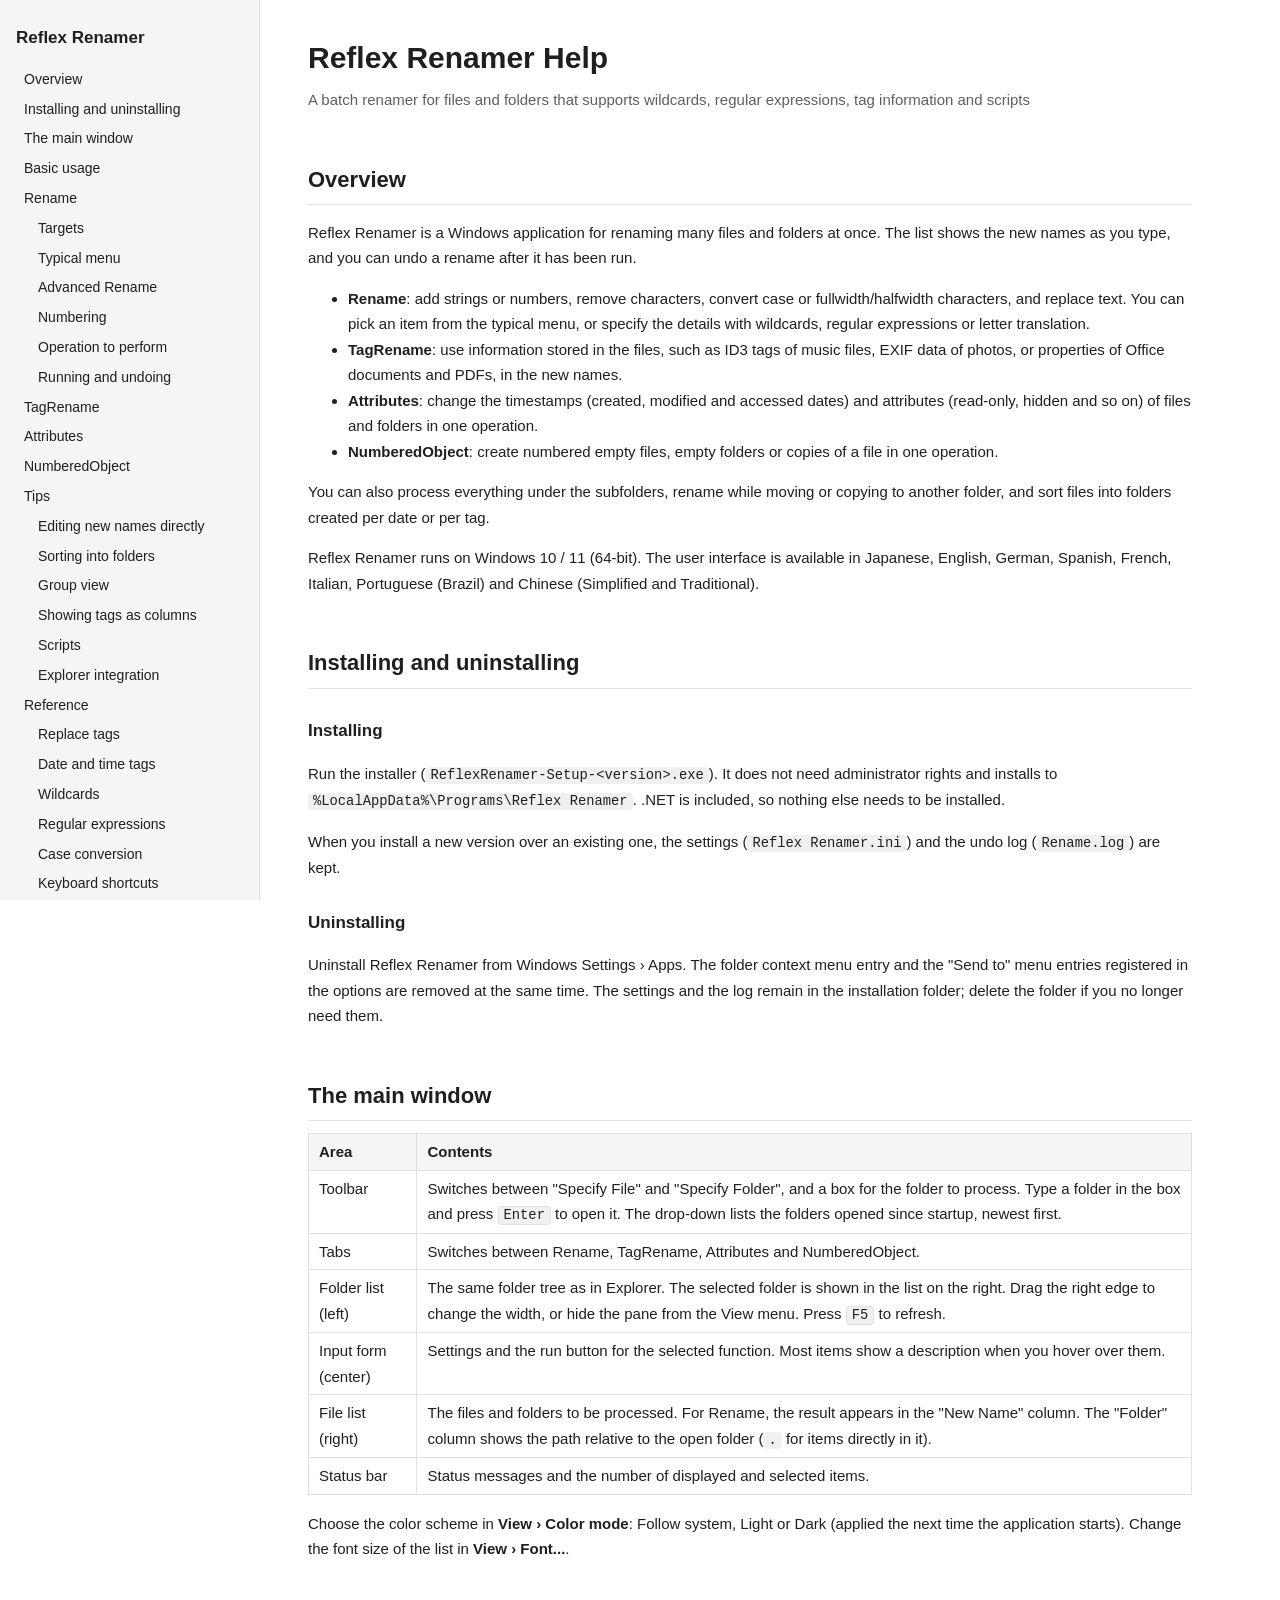
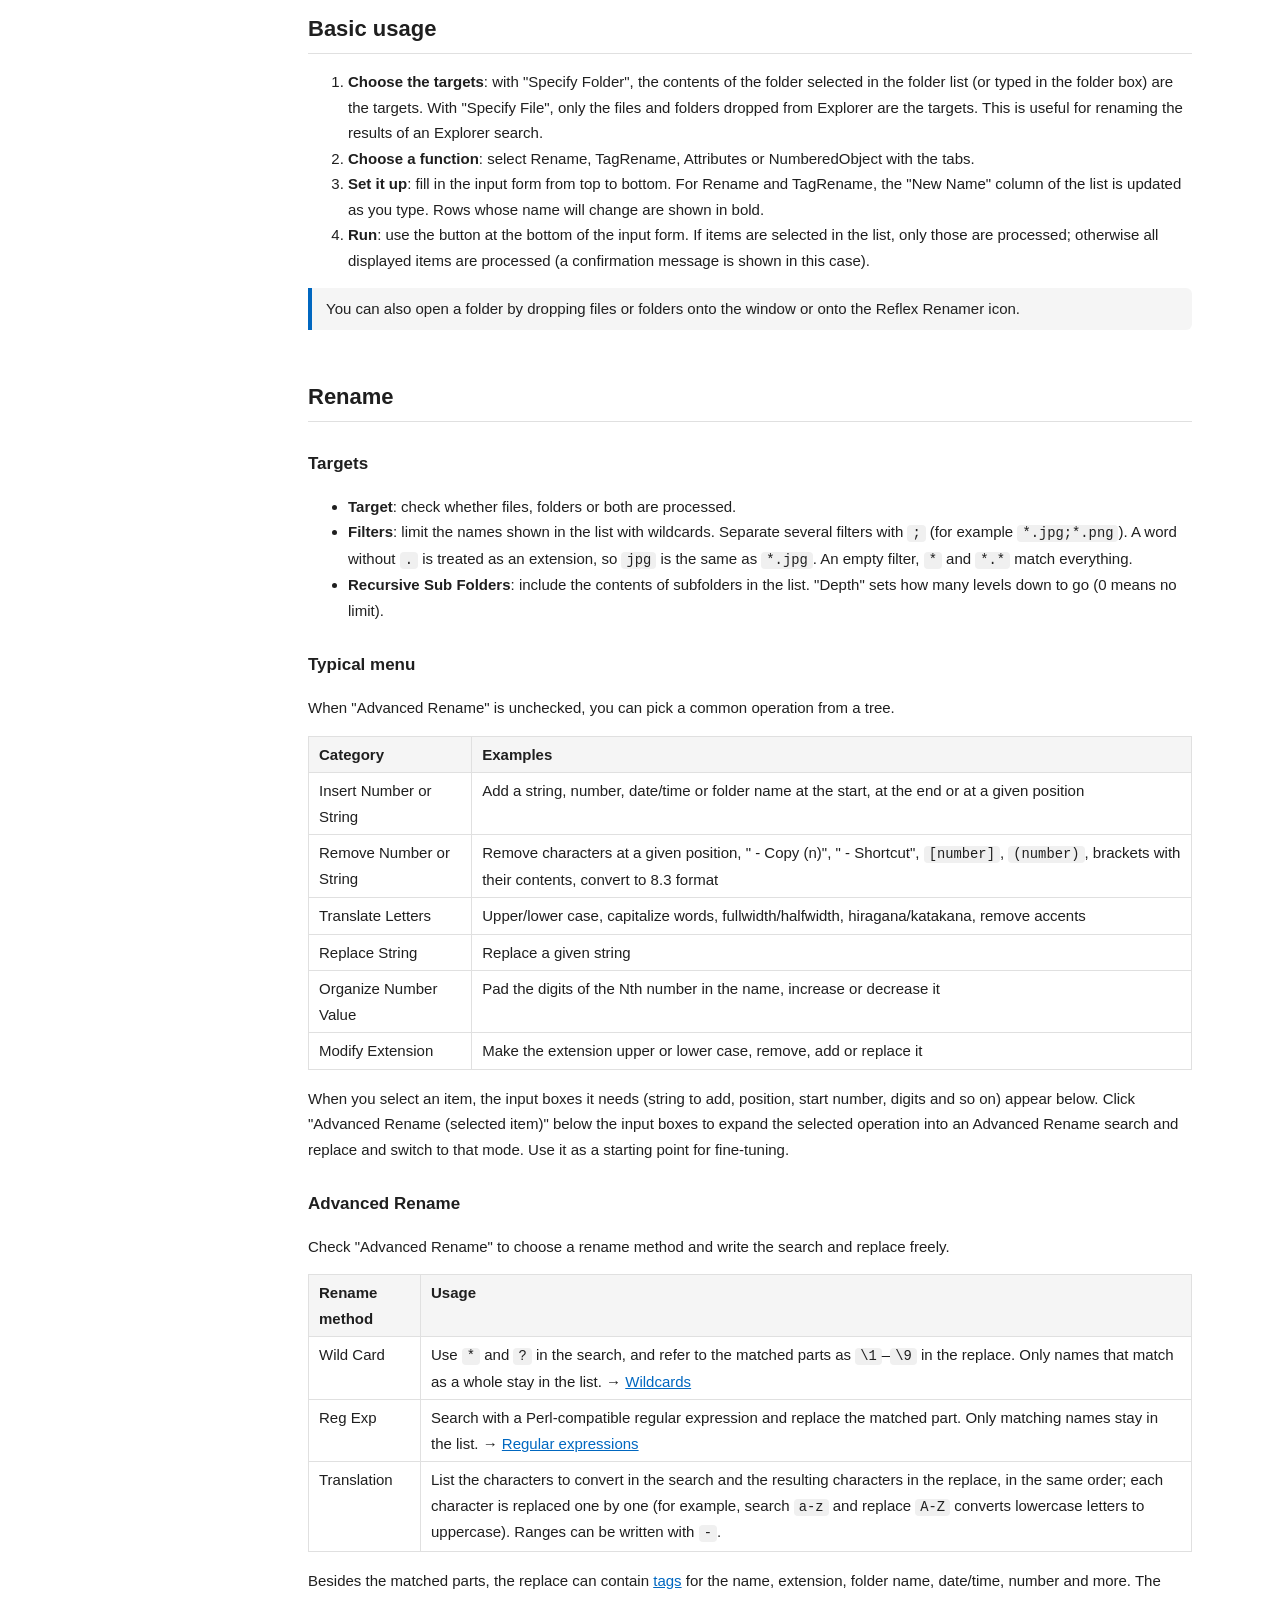
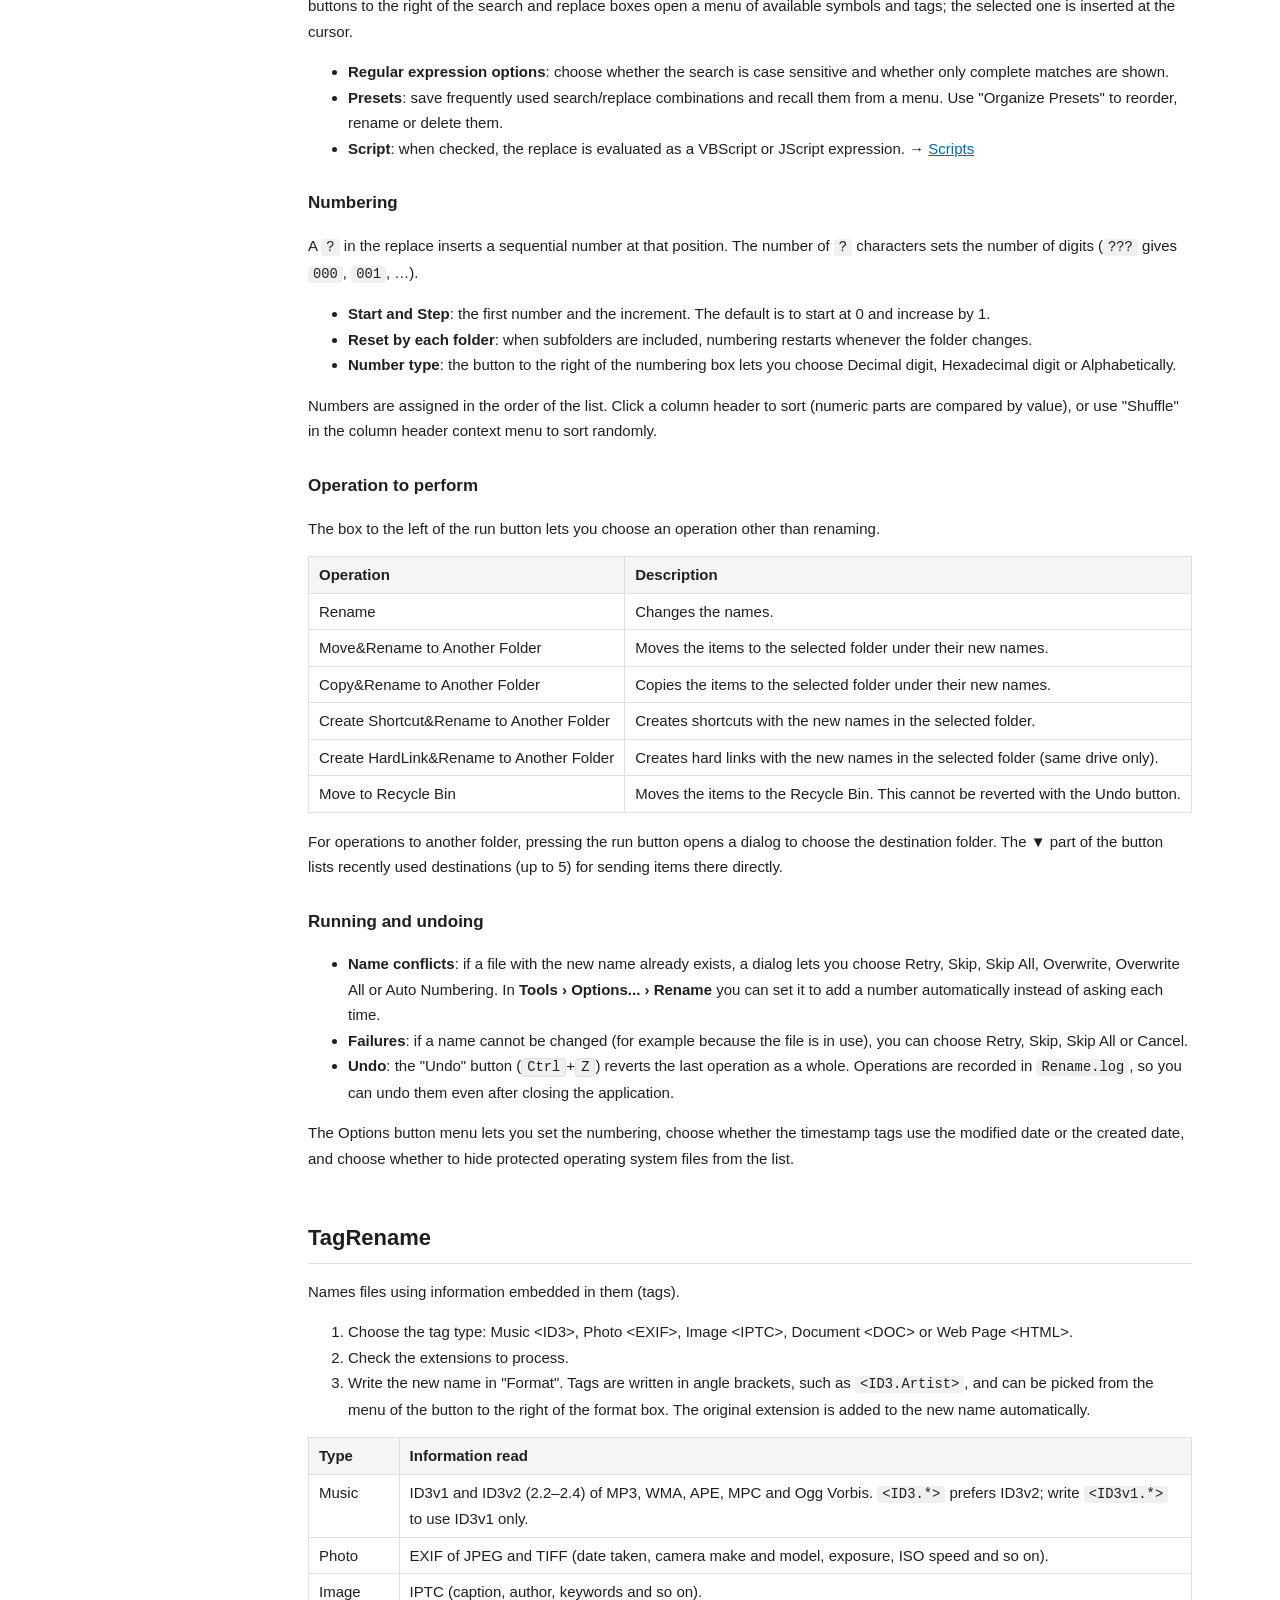
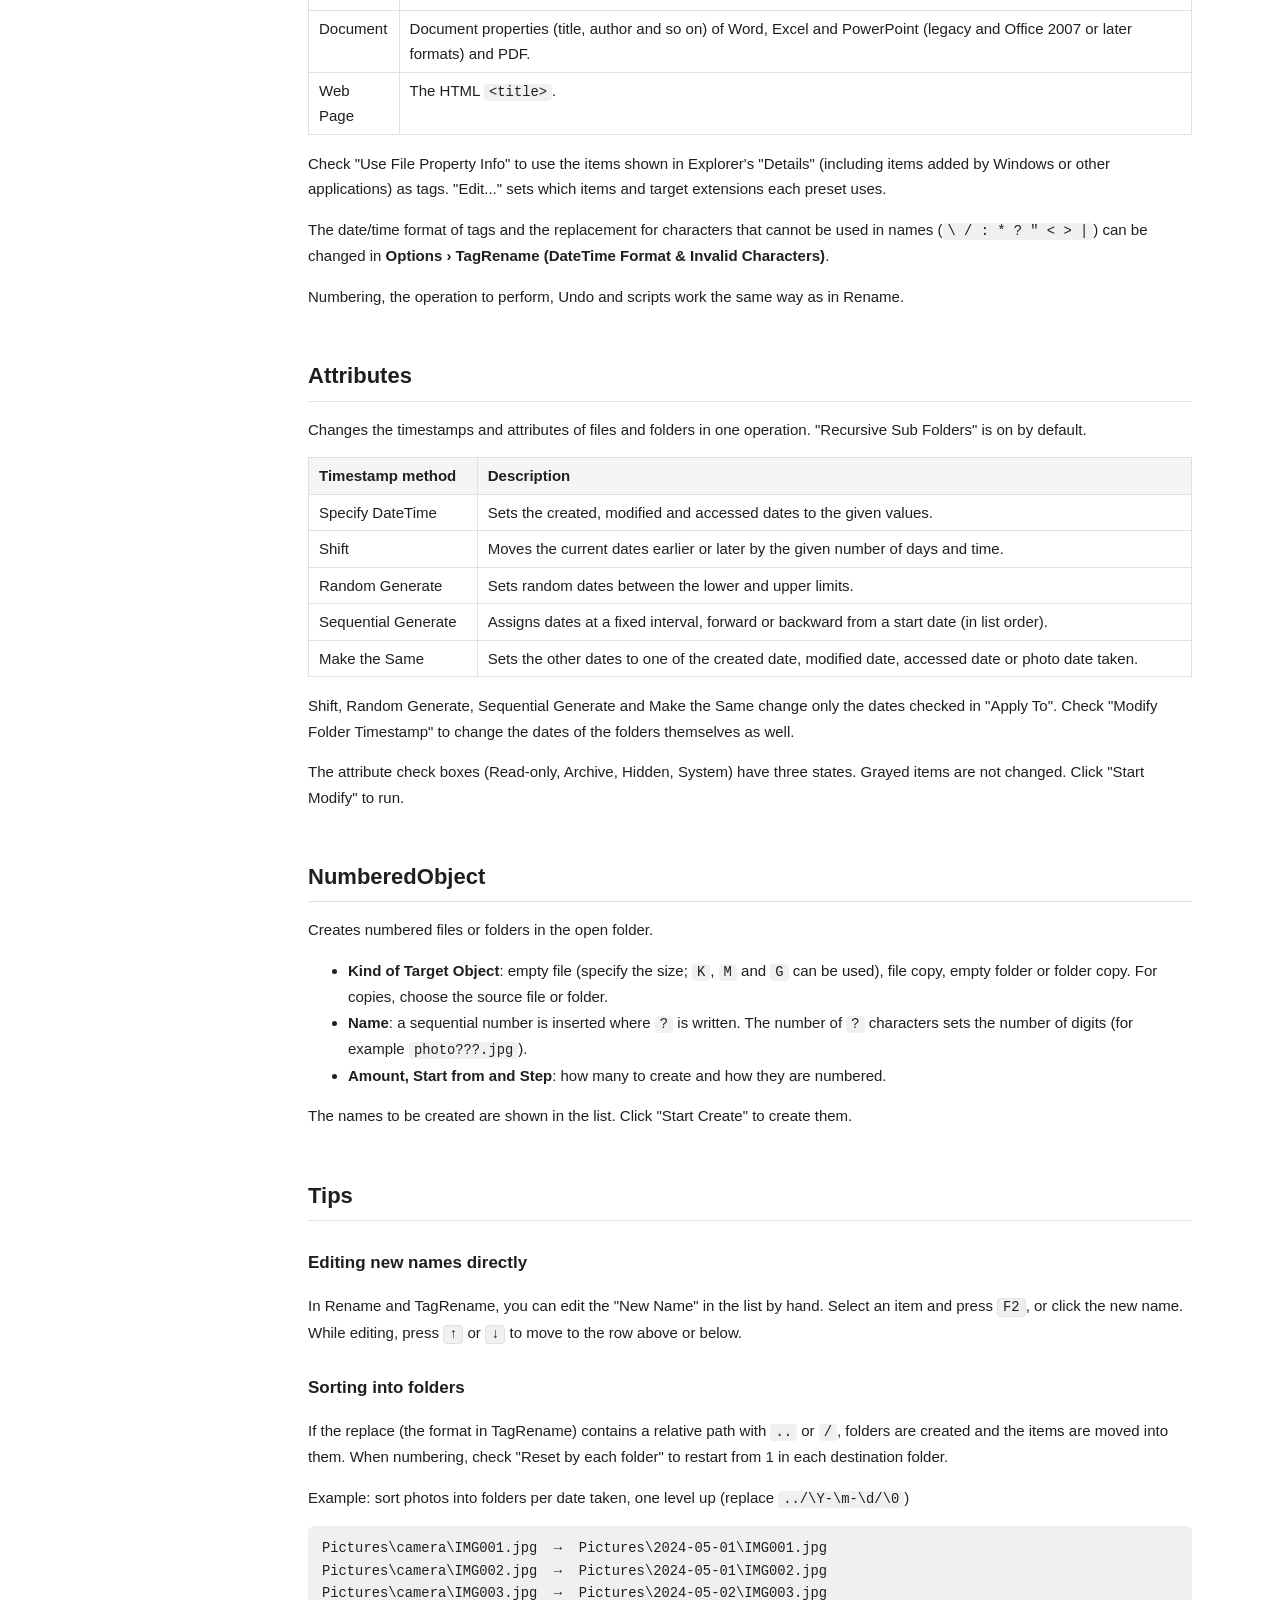
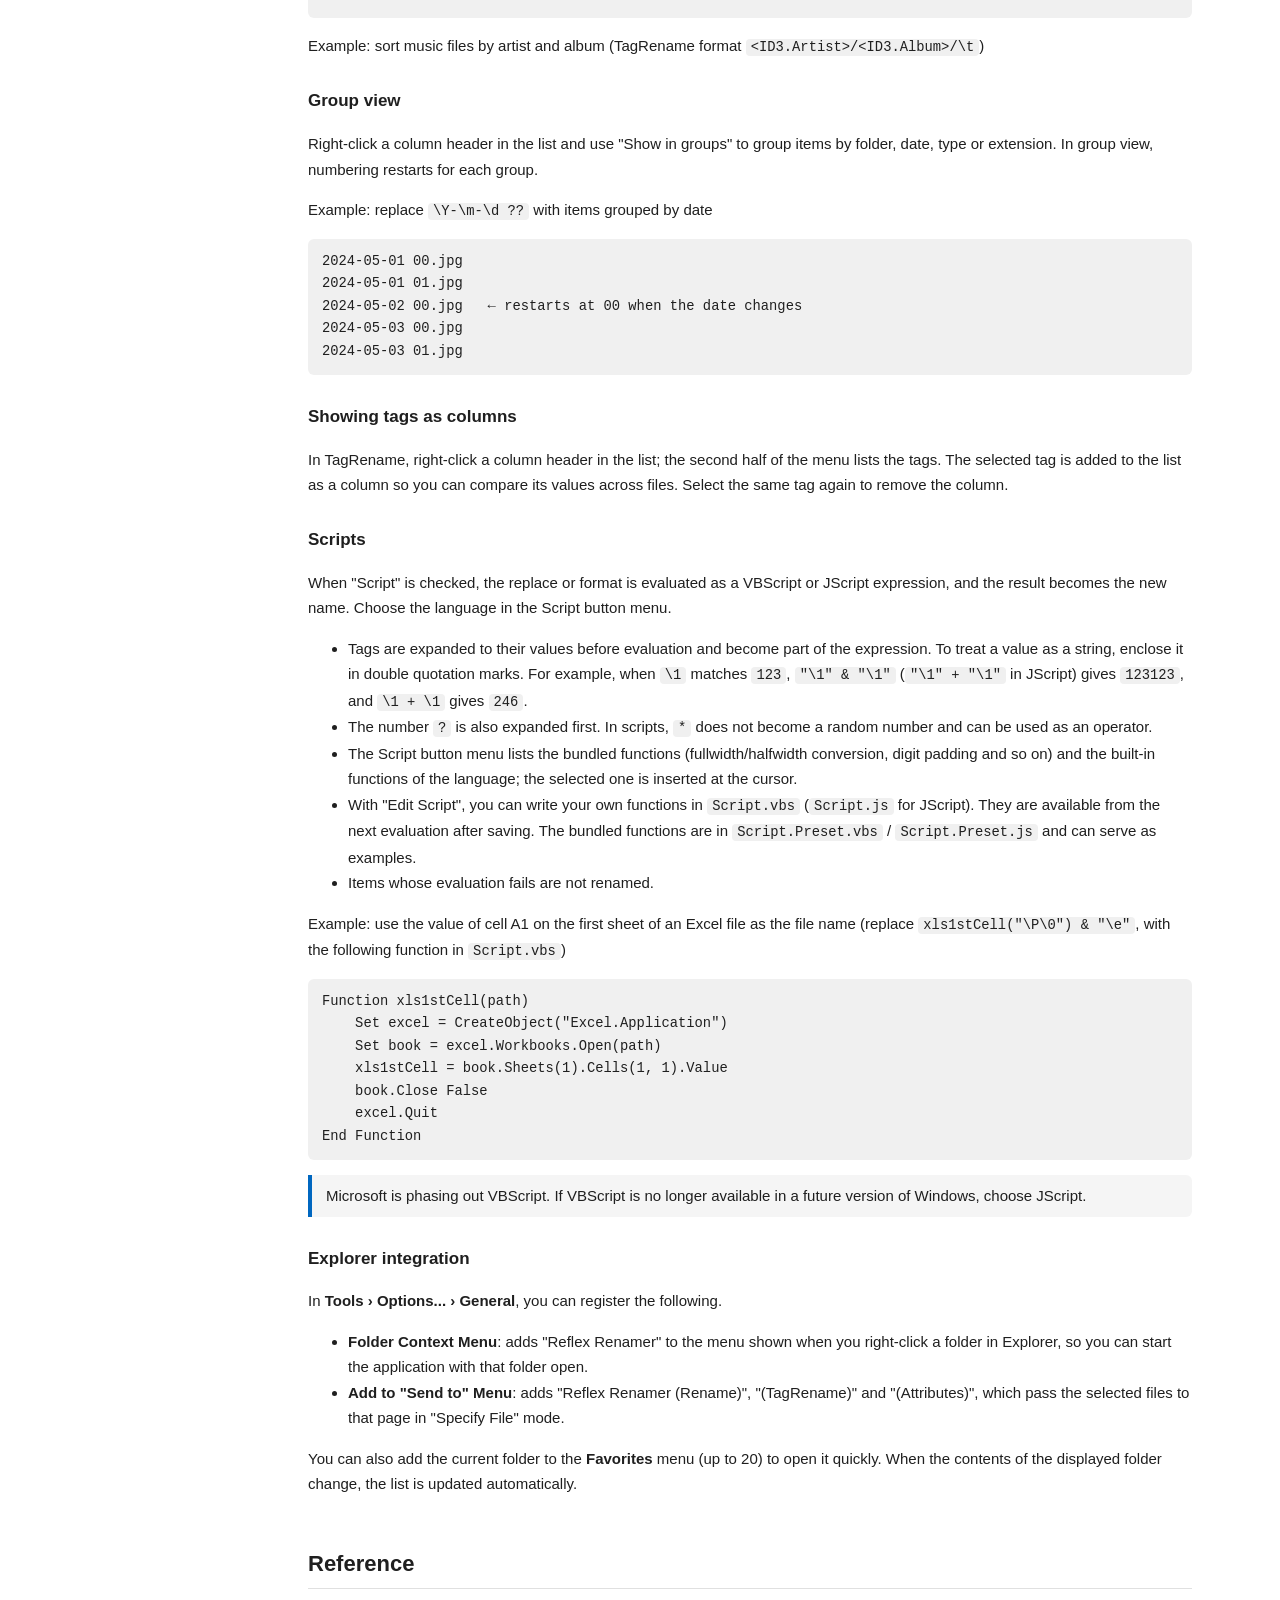
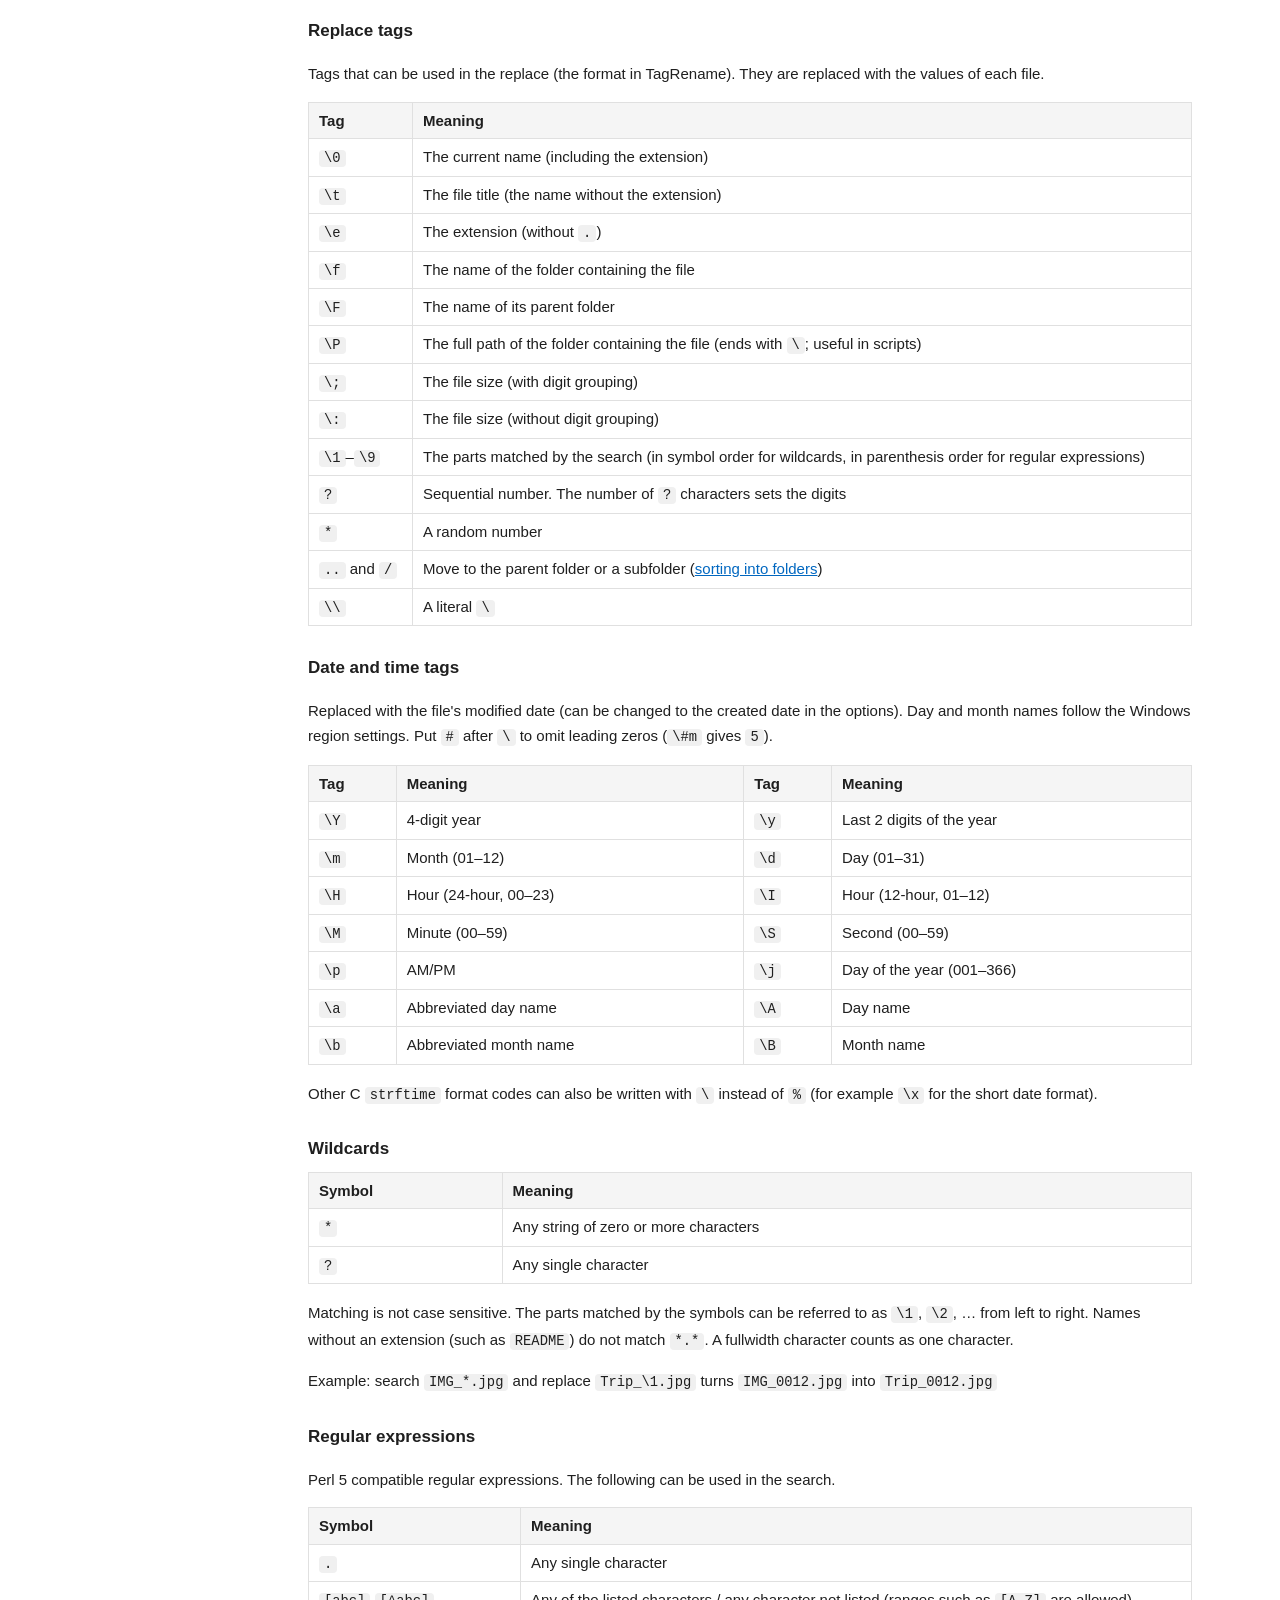
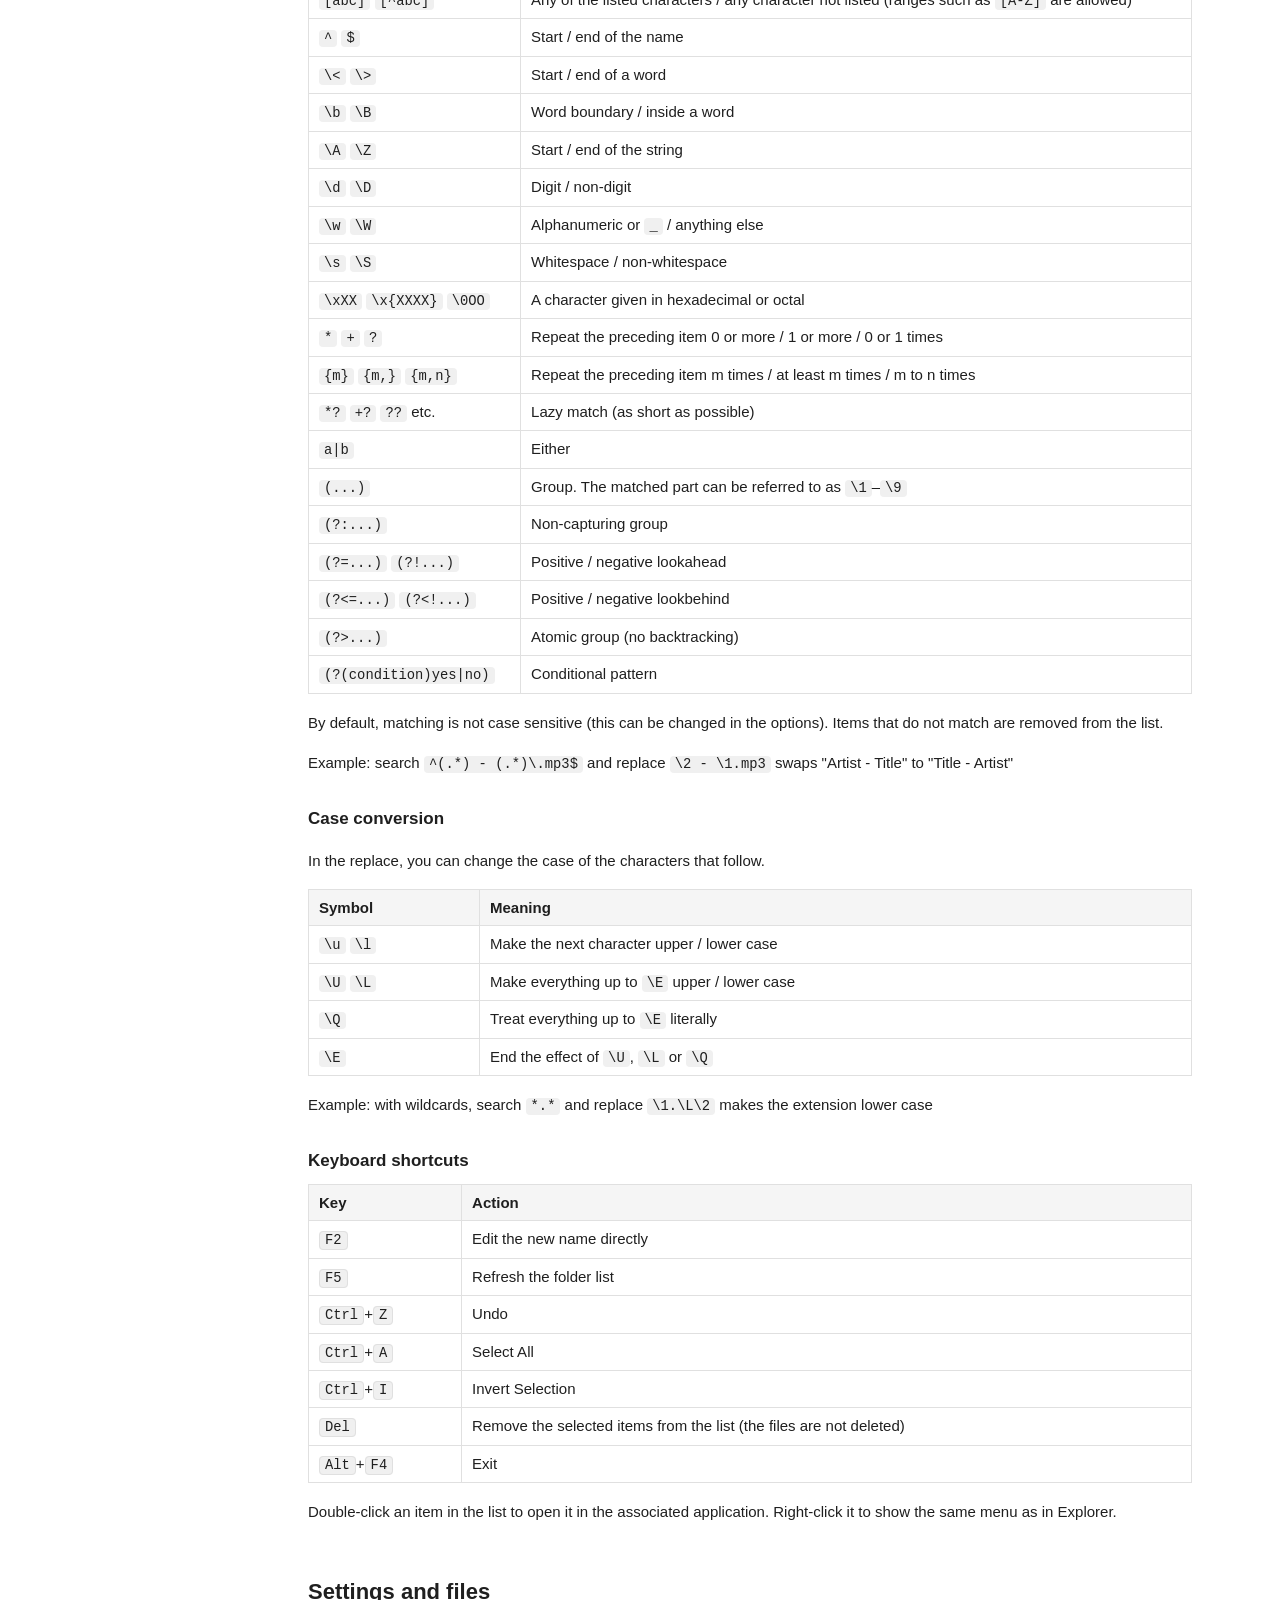
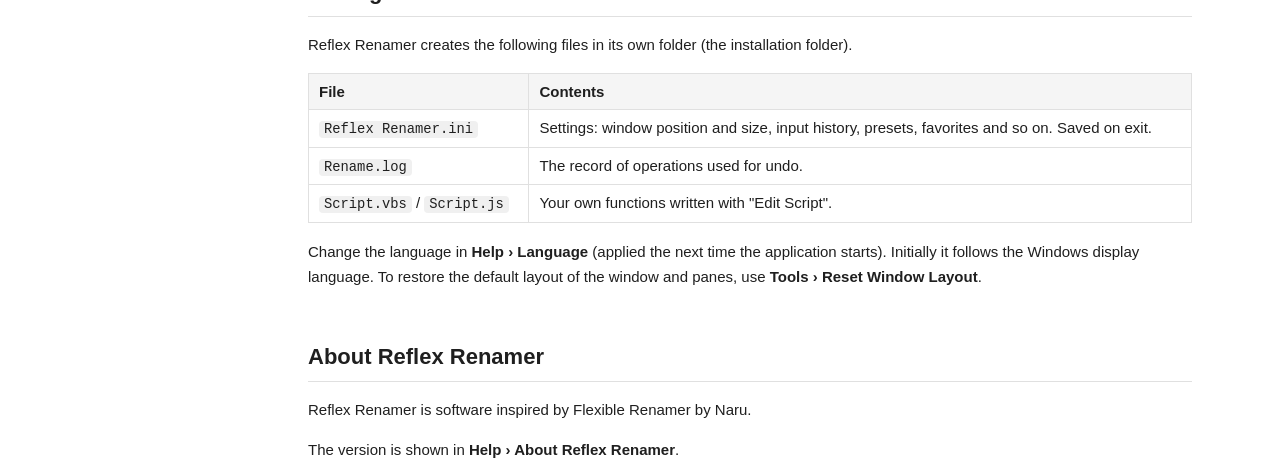
<file: src/ReflexRenamer/Help/en/index.html>
<!DOCTYPE html>
<html lang="en">
<head>
<meta charset="utf-8">
<meta name="viewport" content="width=device-width, initial-scale=1">
<title>Reflex Renamer Help</title>
<link rel="stylesheet" href="../help.css">
</head>
<body>
<div class="layout">
<nav>
  <p class="title">Reflex Renamer</p>
  <ol>
    <li><a href="#overview">Overview</a></li>
    <li><a href="#install">Installing and uninstalling</a></li>
    <li><a href="#window">The main window</a></li>
    <li><a href="#basics">Basic usage</a></li>
    <li><a href="#rename">Rename</a>
      <ol>
        <li><a href="#rename-target">Targets</a></li>
        <li><a href="#rename-typical">Typical menu</a></li>
        <li><a href="#rename-advanced">Advanced Rename</a></li>
        <li><a href="#rename-numbering">Numbering</a></li>
        <li><a href="#rename-operation">Operation to perform</a></li>
        <li><a href="#rename-run">Running and undoing</a></li>
      </ol>
    </li>
    <li><a href="#tagrename">TagRename</a></li>
    <li><a href="#attribute">Attributes</a></li>
    <li><a href="#numbered">NumberedObject</a></li>
    <li><a href="#tips">Tips</a>
      <ol>
        <li><a href="#tips-edit">Editing new names directly</a></li>
        <li><a href="#tips-distribute">Sorting into folders</a></li>
        <li><a href="#tips-group">Group view</a></li>
        <li><a href="#tips-tagcolumn">Showing tags as columns</a></li>
        <li><a href="#tips-script">Scripts</a></li>
        <li><a href="#tips-shell">Explorer integration</a></li>
      </ol>
    </li>
    <li><a href="#reference">Reference</a>
      <ol>
        <li><a href="#ref-tags">Replace tags</a></li>
        <li><a href="#ref-datetime">Date and time tags</a></li>
        <li><a href="#ref-wildcard">Wildcards</a></li>
        <li><a href="#ref-regex">Regular expressions</a></li>
        <li><a href="#ref-case">Case conversion</a></li>
        <li><a href="#ref-keys">Keyboard shortcuts</a></li>
      </ol>
    </li>
    <li><a href="#settings">Settings and files</a></li>
    <li><a href="#about">About Reflex Renamer</a></li>
  </ol>
  <p class="lang">日本語: <a href="../ja/index.html">Reflex Renamer ヘルプ</a></p>
</nav>

<main>
<h1>Reflex Renamer Help</h1>
<p class="lead">A batch renamer for files and folders that supports wildcards, regular expressions, tag information and scripts</p>

<h2 id="overview">Overview</h2>
<p>Reflex Renamer is a Windows application for renaming many files and folders at once. The list shows the new names as you type, and you can undo a rename after it has been run.</p>
<ul>
  <li><strong>Rename</strong>: add strings or numbers, remove characters, convert case or fullwidth/halfwidth characters, and replace text. You can pick an item from the typical menu, or specify the details with wildcards, regular expressions or letter translation.</li>
  <li><strong>TagRename</strong>: use information stored in the files, such as ID3 tags of music files, EXIF data of photos, or properties of Office documents and PDFs, in the new names.</li>
  <li><strong>Attributes</strong>: change the timestamps (created, modified and accessed dates) and attributes (read-only, hidden and so on) of files and folders in one operation.</li>
  <li><strong>NumberedObject</strong>: create numbered empty files, empty folders or copies of a file in one operation.</li>
</ul>
<p>You can also process everything under the subfolders, rename while moving or copying to another folder, and sort files into folders created per date or per tag.</p>
<p>Reflex Renamer runs on Windows 10 / 11 (64-bit). The user interface is available in Japanese, English, German, Spanish, French, Italian, Portuguese (Brazil) and Chinese (Simplified and Traditional).</p>

<h2 id="install">Installing and uninstalling</h2>
<h3>Installing</h3>
<p>Run the installer (<code>ReflexRenamer-Setup-&lt;version&gt;.exe</code>). It does not need administrator rights and installs to <code>%LocalAppData%\Programs\Reflex Renamer</code>. .NET is included, so nothing else needs to be installed.</p>
<p>When you install a new version over an existing one, the settings (<code>Reflex Renamer.ini</code>) and the undo log (<code>Rename.log</code>) are kept.</p>
<h3>Uninstalling</h3>
<p>Uninstall Reflex Renamer from Windows Settings › Apps. The folder context menu entry and the "Send to" menu entries registered in the options are removed at the same time. The settings and the log remain in the installation folder; delete the folder if you no longer need them.</p>

<h2 id="window">The main window</h2>
<table>
  <tr><th>Area</th><th>Contents</th></tr>
  <tr><td>Toolbar</td><td>Switches between "Specify File" and "Specify Folder", and a box for the folder to process. Type a folder in the box and press <kbd>Enter</kbd> to open it. The drop-down lists the folders opened since startup, newest first.</td></tr>
  <tr><td>Tabs</td><td>Switches between Rename, TagRename, Attributes and NumberedObject.</td></tr>
  <tr><td>Folder list (left)</td><td>The same folder tree as in Explorer. The selected folder is shown in the list on the right. Drag the right edge to change the width, or hide the pane from the View menu. Press <kbd>F5</kbd> to refresh.</td></tr>
  <tr><td>Input form (center)</td><td>Settings and the run button for the selected function. Most items show a description when you hover over them.</td></tr>
  <tr><td>File list (right)</td><td>The files and folders to be processed. For Rename, the result appears in the "New Name" column. The "Folder" column shows the path relative to the open folder (<code>.</code> for items directly in it).</td></tr>
  <tr><td>Status bar</td><td>Status messages and the number of displayed and selected items.</td></tr>
</table>
<p>Choose the color scheme in <span class="menu">View › Color mode</span>: Follow system, Light or Dark (applied the next time the application starts). Change the font size of the list in <span class="menu">View › Font...</span>.</p>

<h2 id="basics">Basic usage</h2>
<ol>
  <li><strong>Choose the targets</strong>: with "Specify Folder", the contents of the folder selected in the folder list (or typed in the folder box) are the targets. With "Specify File", only the files and folders dropped from Explorer are the targets. This is useful for renaming the results of an Explorer search.</li>
  <li><strong>Choose a function</strong>: select Rename, TagRename, Attributes or NumberedObject with the tabs.</li>
  <li><strong>Set it up</strong>: fill in the input form from top to bottom. For Rename and TagRename, the "New Name" column of the list is updated as you type. Rows whose name will change are shown in bold.</li>
  <li><strong>Run</strong>: use the button at the bottom of the input form. If items are selected in the list, only those are processed; otherwise all displayed items are processed (a confirmation message is shown in this case).</li>
</ol>
<div class="note">You can also open a folder by dropping files or folders onto the window or onto the Reflex Renamer icon.</div>

<h2 id="rename">Rename</h2>

<h3 id="rename-target">Targets</h3>
<ul>
  <li><strong>Target</strong>: check whether files, folders or both are processed.</li>
  <li><strong>Filters</strong>: limit the names shown in the list with wildcards. Separate several filters with <code>;</code> (for example <code>*.jpg;*.png</code>). A word without <code>.</code> is treated as an extension, so <code>jpg</code> is the same as <code>*.jpg</code>. An empty filter, <code>*</code> and <code>*.*</code> match everything.</li>
  <li><strong>Recursive Sub Folders</strong>: include the contents of subfolders in the list. "Depth" sets how many levels down to go (0 means no limit).</li>
</ul>

<h3 id="rename-typical">Typical menu</h3>
<p>When "Advanced Rename" is unchecked, you can pick a common operation from a tree.</p>
<table>
  <tr><th>Category</th><th>Examples</th></tr>
  <tr><td>Insert Number or String</td><td>Add a string, number, date/time or folder name at the start, at the end or at a given position</td></tr>
  <tr><td>Remove Number or String</td><td>Remove characters at a given position, " - Copy (n)", " - Shortcut", <code>[number]</code>, <code>(number)</code>, brackets with their contents, convert to 8.3 format</td></tr>
  <tr><td>Translate Letters</td><td>Upper/lower case, capitalize words, fullwidth/halfwidth, hiragana/katakana, remove accents</td></tr>
  <tr><td>Replace String</td><td>Replace a given string</td></tr>
  <tr><td>Organize Number Value</td><td>Pad the digits of the Nth number in the name, increase or decrease it</td></tr>
  <tr><td>Modify Extension</td><td>Make the extension upper or lower case, remove, add or replace it</td></tr>
</table>
<p>When you select an item, the input boxes it needs (string to add, position, start number, digits and so on) appear below. Click "Advanced Rename (selected item)" below the input boxes to expand the selected operation into an Advanced Rename search and replace and switch to that mode. Use it as a starting point for fine-tuning.</p>

<h3 id="rename-advanced">Advanced Rename</h3>
<p>Check "Advanced Rename" to choose a rename method and write the search and replace freely.</p>
<table>
  <tr><th>Rename method</th><th>Usage</th></tr>
  <tr><td>Wild Card</td><td>Use <code>*</code> and <code>?</code> in the search, and refer to the matched parts as <code>\1</code>–<code>\9</code> in the replace. Only names that match as a whole stay in the list. → <a href="#ref-wildcard">Wildcards</a></td></tr>
  <tr><td>Reg Exp</td><td>Search with a Perl-compatible regular expression and replace the matched part. Only matching names stay in the list. → <a href="#ref-regex">Regular expressions</a></td></tr>
  <tr><td>Translation</td><td>List the characters to convert in the search and the resulting characters in the replace, in the same order; each character is replaced one by one (for example, search <code>a-z</code> and replace <code>A-Z</code> converts lowercase letters to uppercase). Ranges can be written with <code>-</code>.</td></tr>
</table>
<p>Besides the matched parts, the replace can contain <a href="#ref-tags">tags</a> for the name, extension, folder name, date/time, number and more. The buttons to the right of the search and replace boxes open a menu of available symbols and tags; the selected one is inserted at the cursor.</p>
<ul>
  <li><strong>Regular expression options</strong>: choose whether the search is case sensitive and whether only complete matches are shown.</li>
  <li><strong>Presets</strong>: save frequently used search/replace combinations and recall them from a menu. Use "Organize Presets" to reorder, rename or delete them.</li>
  <li><strong>Script</strong>: when checked, the replace is evaluated as a VBScript or JScript expression. → <a href="#tips-script">Scripts</a></li>
</ul>

<h3 id="rename-numbering">Numbering</h3>
<p>A <code>?</code> in the replace inserts a sequential number at that position. The number of <code>?</code> characters sets the number of digits (<code>???</code> gives <code>000</code>, <code>001</code>, …).</p>
<ul>
  <li><strong>Start and Step</strong>: the first number and the increment. The default is to start at 0 and increase by 1.</li>
  <li><strong>Reset by each folder</strong>: when subfolders are included, numbering restarts whenever the folder changes.</li>
  <li><strong>Number type</strong>: the button to the right of the numbering box lets you choose Decimal digit, Hexadecimal digit or Alphabetically.</li>
</ul>
<p>Numbers are assigned in the order of the list. Click a column header to sort (numeric parts are compared by value), or use "Shuffle" in the column header context menu to sort randomly.</p>

<h3 id="rename-operation">Operation to perform</h3>
<p>The box to the left of the run button lets you choose an operation other than renaming.</p>
<table>
  <tr><th>Operation</th><th>Description</th></tr>
  <tr><td>Rename</td><td>Changes the names.</td></tr>
  <tr><td>Move&amp;Rename to Another Folder</td><td>Moves the items to the selected folder under their new names.</td></tr>
  <tr><td>Copy&amp;Rename to Another Folder</td><td>Copies the items to the selected folder under their new names.</td></tr>
  <tr><td>Create Shortcut&amp;Rename to Another Folder</td><td>Creates shortcuts with the new names in the selected folder.</td></tr>
  <tr><td>Create HardLink&amp;Rename to Another Folder</td><td>Creates hard links with the new names in the selected folder (same drive only).</td></tr>
  <tr><td>Move to Recycle Bin</td><td>Moves the items to the Recycle Bin. This cannot be reverted with the Undo button.</td></tr>
</table>
<p>For operations to another folder, pressing the run button opens a dialog to choose the destination folder. The ▼ part of the button lists recently used destinations (up to 5) for sending items there directly.</p>

<h3 id="rename-run">Running and undoing</h3>
<ul>
  <li><strong>Name conflicts</strong>: if a file with the new name already exists, a dialog lets you choose Retry, Skip, Skip All, Overwrite, Overwrite All or Auto Numbering. In <span class="menu">Tools › Options... › Rename</span> you can set it to add a number automatically instead of asking each time.</li>
  <li><strong>Failures</strong>: if a name cannot be changed (for example because the file is in use), you can choose Retry, Skip, Skip All or Cancel.</li>
  <li><strong>Undo</strong>: the "Undo" button (<kbd>Ctrl</kbd>+<kbd>Z</kbd>) reverts the last operation as a whole. Operations are recorded in <code>Rename.log</code>, so you can undo them even after closing the application.</li>
</ul>
<p>The Options button menu lets you set the numbering, choose whether the timestamp tags use the modified date or the created date, and choose whether to hide protected operating system files from the list.</p>

<h2 id="tagrename">TagRename</h2>
<p>Names files using information embedded in them (tags).</p>
<ol>
  <li>Choose the tag type: Music &lt;ID3&gt;, Photo &lt;EXIF&gt;, Image &lt;IPTC&gt;, Document &lt;DOC&gt; or Web Page &lt;HTML&gt;.</li>
  <li>Check the extensions to process.</li>
  <li>Write the new name in "Format". Tags are written in angle brackets, such as <code>&lt;ID3.Artist&gt;</code>, and can be picked from the menu of the button to the right of the format box. The original extension is added to the new name automatically.</li>
</ol>
<table>
  <tr><th>Type</th><th>Information read</th></tr>
  <tr><td>Music</td><td>ID3v1 and ID3v2 (2.2–2.4) of MP3, WMA, APE, MPC and Ogg Vorbis. <code>&lt;ID3.*&gt;</code> prefers ID3v2; write <code>&lt;ID3v1.*&gt;</code> to use ID3v1 only.</td></tr>
  <tr><td>Photo</td><td>EXIF of JPEG and TIFF (date taken, camera make and model, exposure, ISO speed and so on).</td></tr>
  <tr><td>Image</td><td>IPTC (caption, author, keywords and so on).</td></tr>
  <tr><td>Document</td><td>Document properties (title, author and so on) of Word, Excel and PowerPoint (legacy and Office 2007 or later formats) and PDF.</td></tr>
  <tr><td>Web Page</td><td>The HTML <code>&lt;title&gt;</code>.</td></tr>
</table>
<p>Check "Use File Property Info" to use the items shown in Explorer's "Details" (including items added by Windows or other applications) as tags. "Edit..." sets which items and target extensions each preset uses.</p>
<p>The date/time format of tags and the replacement for characters that cannot be used in names (<code>\ / : * ? " &lt; &gt; |</code>) can be changed in <span class="menu">Options › TagRename (DateTime Format &amp; Invalid Characters)</span>.</p>
<p>Numbering, the operation to perform, Undo and scripts work the same way as in Rename.</p>

<h2 id="attribute">Attributes</h2>
<p>Changes the timestamps and attributes of files and folders in one operation. "Recursive Sub Folders" is on by default.</p>
<table>
  <tr><th>Timestamp method</th><th>Description</th></tr>
  <tr><td>Specify DateTime</td><td>Sets the created, modified and accessed dates to the given values.</td></tr>
  <tr><td>Shift</td><td>Moves the current dates earlier or later by the given number of days and time.</td></tr>
  <tr><td>Random Generate</td><td>Sets random dates between the lower and upper limits.</td></tr>
  <tr><td>Sequential Generate</td><td>Assigns dates at a fixed interval, forward or backward from a start date (in list order).</td></tr>
  <tr><td>Make the Same</td><td>Sets the other dates to one of the created date, modified date, accessed date or photo date taken.</td></tr>
</table>
<p>Shift, Random Generate, Sequential Generate and Make the Same change only the dates checked in "Apply To". Check "Modify Folder Timestamp" to change the dates of the folders themselves as well.</p>
<p>The attribute check boxes (Read-only, Archive, Hidden, System) have three states. Grayed items are not changed. Click "Start Modify" to run.</p>

<h2 id="numbered">NumberedObject</h2>
<p>Creates numbered files or folders in the open folder.</p>
<ul>
  <li><strong>Kind of Target Object</strong>: empty file (specify the size; <code>K</code>, <code>M</code> and <code>G</code> can be used), file copy, empty folder or folder copy. For copies, choose the source file or folder.</li>
  <li><strong>Name</strong>: a sequential number is inserted where <code>?</code> is written. The number of <code>?</code> characters sets the number of digits (for example <code>photo???.jpg</code>).</li>
  <li><strong>Amount, Start from and Step</strong>: how many to create and how they are numbered.</li>
</ul>
<p>The names to be created are shown in the list. Click "Start Create" to create them.</p>

<h2 id="tips">Tips</h2>

<h3 id="tips-edit">Editing new names directly</h3>
<p>In Rename and TagRename, you can edit the "New Name" in the list by hand. Select an item and press <kbd>F2</kbd>, or click the new name. While editing, press <kbd>↑</kbd> or <kbd>↓</kbd> to move to the row above or below.</p>

<h3 id="tips-distribute">Sorting into folders</h3>
<p>If the replace (the format in TagRename) contains a relative path with <code>..</code> or <code>/</code>, folders are created and the items are moved into them. When numbering, check "Reset by each folder" to restart from 1 in each destination folder.</p>
<p>Example: sort photos into folders per date taken, one level up (replace <code>../\Y-\m-\d/\0</code>)</p>
<pre><code>Pictures\camera\IMG001.jpg  →  Pictures\2024-05-01\IMG001.jpg
Pictures\camera\IMG002.jpg  →  Pictures\2024-05-01\IMG002.jpg
Pictures\camera\IMG003.jpg  →  Pictures\2024-05-02\IMG003.jpg</code></pre>
<p>Example: sort music files by artist and album (TagRename format <code>&lt;ID3.Artist&gt;/&lt;ID3.Album&gt;/\t</code>)</p>

<h3 id="tips-group">Group view</h3>
<p>Right-click a column header in the list and use "Show in groups" to group items by folder, date, type or extension. In group view, numbering restarts for each group.</p>
<p>Example: replace <code>\Y-\m-\d ??</code> with items grouped by date</p>
<pre><code>2024-05-01 00.jpg
2024-05-01 01.jpg
2024-05-02 00.jpg   ← restarts at 00 when the date changes
2024-05-03 00.jpg
2024-05-03 01.jpg</code></pre>

<h3 id="tips-tagcolumn">Showing tags as columns</h3>
<p>In TagRename, right-click a column header in the list; the second half of the menu lists the tags. The selected tag is added to the list as a column so you can compare its values across files. Select the same tag again to remove the column.</p>

<h3 id="tips-script">Scripts</h3>
<p>When "Script" is checked, the replace or format is evaluated as a VBScript or JScript expression, and the result becomes the new name. Choose the language in the Script button menu.</p>
<ul>
  <li>Tags are expanded to their values before evaluation and become part of the expression. To treat a value as a string, enclose it in double quotation marks. For example, when <code>\1</code> matches <code>123</code>, <code>"\1" &amp; "\1"</code> (<code>"\1" + "\1"</code> in JScript) gives <code>123123</code>, and <code>\1 + \1</code> gives <code>246</code>.</li>
  <li>The number <code>?</code> is also expanded first. In scripts, <code>*</code> does not become a random number and can be used as an operator.</li>
  <li>The Script button menu lists the bundled functions (fullwidth/halfwidth conversion, digit padding and so on) and the built-in functions of the language; the selected one is inserted at the cursor.</li>
  <li>With "Edit Script", you can write your own functions in <code>Script.vbs</code> (<code>Script.js</code> for JScript). They are available from the next evaluation after saving. The bundled functions are in <code>Script.Preset.vbs</code> / <code>Script.Preset.js</code> and can serve as examples.</li>
  <li>Items whose evaluation fails are not renamed.</li>
</ul>
<p>Example: use the value of cell A1 on the first sheet of an Excel file as the file name (replace <code>xls1stCell("\P\0") &amp; "\e"</code>, with the following function in <code>Script.vbs</code>)</p>
<pre><code>Function xls1stCell(path)
    Set excel = CreateObject("Excel.Application")
    Set book = excel.Workbooks.Open(path)
    xls1stCell = book.Sheets(1).Cells(1, 1).Value
    book.Close False
    excel.Quit
End Function</code></pre>
<div class="note">Microsoft is phasing out VBScript. If VBScript is no longer available in a future version of Windows, choose JScript.</div>

<h3 id="tips-shell">Explorer integration</h3>
<p>In <span class="menu">Tools › Options... › General</span>, you can register the following.</p>
<ul>
  <li><strong>Folder Context Menu</strong>: adds "Reflex Renamer" to the menu shown when you right-click a folder in Explorer, so you can start the application with that folder open.</li>
  <li><strong>Add to "Send to" Menu</strong>: adds "Reflex Renamer (Rename)", "(TagRename)" and "(Attributes)", which pass the selected files to that page in "Specify File" mode.</li>
</ul>
<p>You can also add the current folder to the <span class="menu">Favorites</span> menu (up to 20) to open it quickly. When the contents of the displayed folder change, the list is updated automatically.</p>

<h2 id="reference">Reference</h2>

<h3 id="ref-tags">Replace tags</h3>
<p>Tags that can be used in the replace (the format in TagRename). They are replaced with the values of each file.</p>
<table>
  <tr><th>Tag</th><th>Meaning</th></tr>
  <tr><td><code>\0</code></td><td>The current name (including the extension)</td></tr>
  <tr><td><code>\t</code></td><td>The file title (the name without the extension)</td></tr>
  <tr><td><code>\e</code></td><td>The extension (without <code>.</code>)</td></tr>
  <tr><td><code>\f</code></td><td>The name of the folder containing the file</td></tr>
  <tr><td><code>\F</code></td><td>The name of its parent folder</td></tr>
  <tr><td><code>\P</code></td><td>The full path of the folder containing the file (ends with <code>\</code>; useful in scripts)</td></tr>
  <tr><td><code>\;</code></td><td>The file size (with digit grouping)</td></tr>
  <tr><td><code>\:</code></td><td>The file size (without digit grouping)</td></tr>
  <tr><td><code>\1</code>–<code>\9</code></td><td>The parts matched by the search (in symbol order for wildcards, in parenthesis order for regular expressions)</td></tr>
  <tr><td><code>?</code></td><td>Sequential number. The number of <code>?</code> characters sets the digits</td></tr>
  <tr><td><code>*</code></td><td>A random number</td></tr>
  <tr><td><code>..</code> and <code>/</code></td><td>Move to the parent folder or a subfolder (<a href="#tips-distribute">sorting into folders</a>)</td></tr>
  <tr><td><code>\\</code></td><td>A literal <code>\</code></td></tr>
</table>

<h3 id="ref-datetime">Date and time tags</h3>
<p>Replaced with the file's modified date (can be changed to the created date in the options). Day and month names follow the Windows region settings. Put <code>#</code> after <code>\</code> to omit leading zeros (<code>\#m</code> gives <code>5</code>).</p>
<table>
  <tr><th>Tag</th><th>Meaning</th><th>Tag</th><th>Meaning</th></tr>
  <tr><td><code>\Y</code></td><td>4-digit year</td><td><code>\y</code></td><td>Last 2 digits of the year</td></tr>
  <tr><td><code>\m</code></td><td>Month (01–12)</td><td><code>\d</code></td><td>Day (01–31)</td></tr>
  <tr><td><code>\H</code></td><td>Hour (24-hour, 00–23)</td><td><code>\I</code></td><td>Hour (12-hour, 01–12)</td></tr>
  <tr><td><code>\M</code></td><td>Minute (00–59)</td><td><code>\S</code></td><td>Second (00–59)</td></tr>
  <tr><td><code>\p</code></td><td>AM/PM</td><td><code>\j</code></td><td>Day of the year (001–366)</td></tr>
  <tr><td><code>\a</code></td><td>Abbreviated day name</td><td><code>\A</code></td><td>Day name</td></tr>
  <tr><td><code>\b</code></td><td>Abbreviated month name</td><td><code>\B</code></td><td>Month name</td></tr>
</table>
<p>Other C <code>strftime</code> format codes can also be written with <code>\</code> instead of <code>%</code> (for example <code>\x</code> for the short date format).</p>

<h3 id="ref-wildcard">Wildcards</h3>
<table>
  <tr><th>Symbol</th><th>Meaning</th></tr>
  <tr><td><code>*</code></td><td>Any string of zero or more characters</td></tr>
  <tr><td><code>?</code></td><td>Any single character</td></tr>
</table>
<p>Matching is not case sensitive. The parts matched by the symbols can be referred to as <code>\1</code>, <code>\2</code>, … from left to right. Names without an extension (such as <code>README</code>) do not match <code>*.*</code>. A fullwidth character counts as one character.</p>
<p>Example: search <code>IMG_*.jpg</code> and replace <code>Trip_\1.jpg</code> turns <code>IMG_0012.jpg</code> into <code>Trip_0012.jpg</code></p>

<h3 id="ref-regex">Regular expressions</h3>
<p>Perl 5 compatible regular expressions. The following can be used in the search.</p>
<table>
  <tr><th>Symbol</th><th>Meaning</th></tr>
  <tr><td><code>.</code></td><td>Any single character</td></tr>
  <tr><td><code>[abc]</code> <code>[^abc]</code></td><td>Any of the listed characters / any character not listed (ranges such as <code>[A-Z]</code> are allowed)</td></tr>
  <tr><td><code>^</code> <code>$</code></td><td>Start / end of the name</td></tr>
  <tr><td><code>\&lt;</code> <code>\&gt;</code></td><td>Start / end of a word</td></tr>
  <tr><td><code>\b</code> <code>\B</code></td><td>Word boundary / inside a word</td></tr>
  <tr><td><code>\A</code> <code>\Z</code></td><td>Start / end of the string</td></tr>
  <tr><td><code>\d</code> <code>\D</code></td><td>Digit / non-digit</td></tr>
  <tr><td><code>\w</code> <code>\W</code></td><td>Alphanumeric or <code>_</code> / anything else</td></tr>
  <tr><td><code>\s</code> <code>\S</code></td><td>Whitespace / non-whitespace</td></tr>
  <tr><td><code>\xXX</code> <code>\x{XXXX}</code> <code>\0OO</code></td><td>A character given in hexadecimal or octal</td></tr>
  <tr><td><code>*</code> <code>+</code> <code>?</code></td><td>Repeat the preceding item 0 or more / 1 or more / 0 or 1 times</td></tr>
  <tr><td><code>{m}</code> <code>{m,}</code> <code>{m,n}</code></td><td>Repeat the preceding item m times / at least m times / m to n times</td></tr>
  <tr><td><code>*?</code> <code>+?</code> <code>??</code> etc.</td><td>Lazy match (as short as possible)</td></tr>
  <tr><td><code>a|b</code></td><td>Either</td></tr>
  <tr><td><code>(...)</code></td><td>Group. The matched part can be referred to as <code>\1</code>–<code>\9</code></td></tr>
  <tr><td><code>(?:...)</code></td><td>Non-capturing group</td></tr>
  <tr><td><code>(?=...)</code> <code>(?!...)</code></td><td>Positive / negative lookahead</td></tr>
  <tr><td><code>(?&lt;=...)</code> <code>(?&lt;!...)</code></td><td>Positive / negative lookbehind</td></tr>
  <tr><td><code>(?&gt;...)</code></td><td>Atomic group (no backtracking)</td></tr>
  <tr><td><code>(?(condition)yes|no)</code></td><td>Conditional pattern</td></tr>
</table>
<p>By default, matching is not case sensitive (this can be changed in the options). Items that do not match are removed from the list.</p>
<p>Example: search <code>^(.*) - (.*)\.mp3$</code> and replace <code>\2 - \1.mp3</code> swaps "Artist - Title" to "Title - Artist"</p>

<h3 id="ref-case">Case conversion</h3>
<p>In the replace, you can change the case of the characters that follow.</p>
<table>
  <tr><th>Symbol</th><th>Meaning</th></tr>
  <tr><td><code>\u</code> <code>\l</code></td><td>Make the next character upper / lower case</td></tr>
  <tr><td><code>\U</code> <code>\L</code></td><td>Make everything up to <code>\E</code> upper / lower case</td></tr>
  <tr><td><code>\Q</code></td><td>Treat everything up to <code>\E</code> literally</td></tr>
  <tr><td><code>\E</code></td><td>End the effect of <code>\U</code>, <code>\L</code> or <code>\Q</code></td></tr>
</table>
<p>Example: with wildcards, search <code>*.*</code> and replace <code>\1.\L\2</code> makes the extension lower case</p>

<h3 id="ref-keys">Keyboard shortcuts</h3>
<table>
  <tr><th>Key</th><th>Action</th></tr>
  <tr><td><kbd>F2</kbd></td><td>Edit the new name directly</td></tr>
  <tr><td><kbd>F5</kbd></td><td>Refresh the folder list</td></tr>
  <tr><td><kbd>Ctrl</kbd>+<kbd>Z</kbd></td><td>Undo</td></tr>
  <tr><td><kbd>Ctrl</kbd>+<kbd>A</kbd></td><td>Select All</td></tr>
  <tr><td><kbd>Ctrl</kbd>+<kbd>I</kbd></td><td>Invert Selection</td></tr>
  <tr><td><kbd>Del</kbd></td><td>Remove the selected items from the list (the files are not deleted)</td></tr>
  <tr><td><kbd>Alt</kbd>+<kbd>F4</kbd></td><td>Exit</td></tr>
</table>
<p>Double-click an item in the list to open it in the associated application. Right-click it to show the same menu as in Explorer.</p>

<h2 id="settings">Settings and files</h2>
<p>Reflex Renamer creates the following files in its own folder (the installation folder).</p>
<table>
  <tr><th>File</th><th>Contents</th></tr>
  <tr><td><code>Reflex Renamer.ini</code></td><td>Settings: window position and size, input history, presets, favorites and so on. Saved on exit.</td></tr>
  <tr><td><code>Rename.log</code></td><td>The record of operations used for undo.</td></tr>
  <tr><td><code>Script.vbs</code> / <code>Script.js</code></td><td>Your own functions written with "Edit Script".</td></tr>
</table>
<p>Change the language in <span class="menu">Help › Language</span> (applied the next time the application starts). Initially it follows the Windows display language. To restore the default layout of the window and panes, use <span class="menu">Tools › Reset Window Layout</span>.</p>

<h2 id="about">About Reflex Renamer</h2>
<p>Reflex Renamer is software inspired by Flexible Renamer by Naru.</p>
<p>The version is shown in <span class="menu">Help › About Reflex Renamer</span>.</p>
</main>
</div>
</body>
</html>
</file>
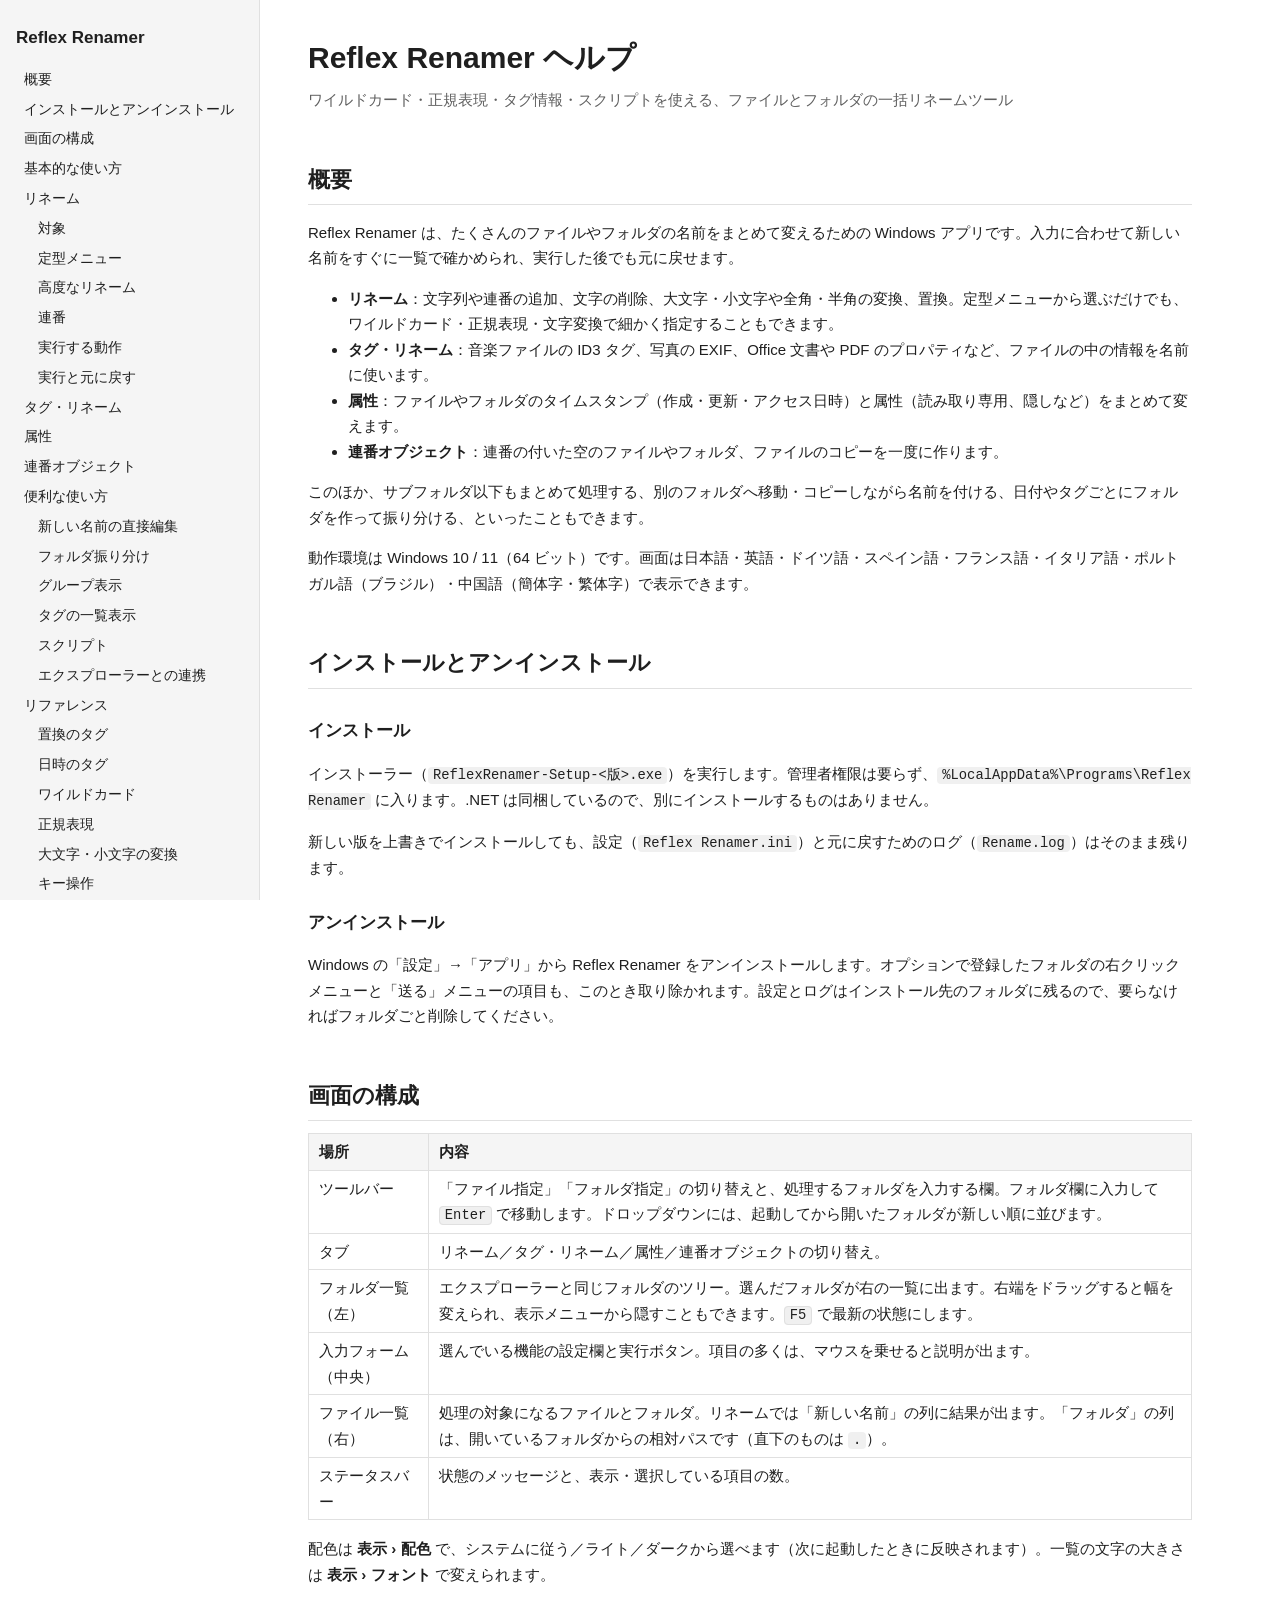
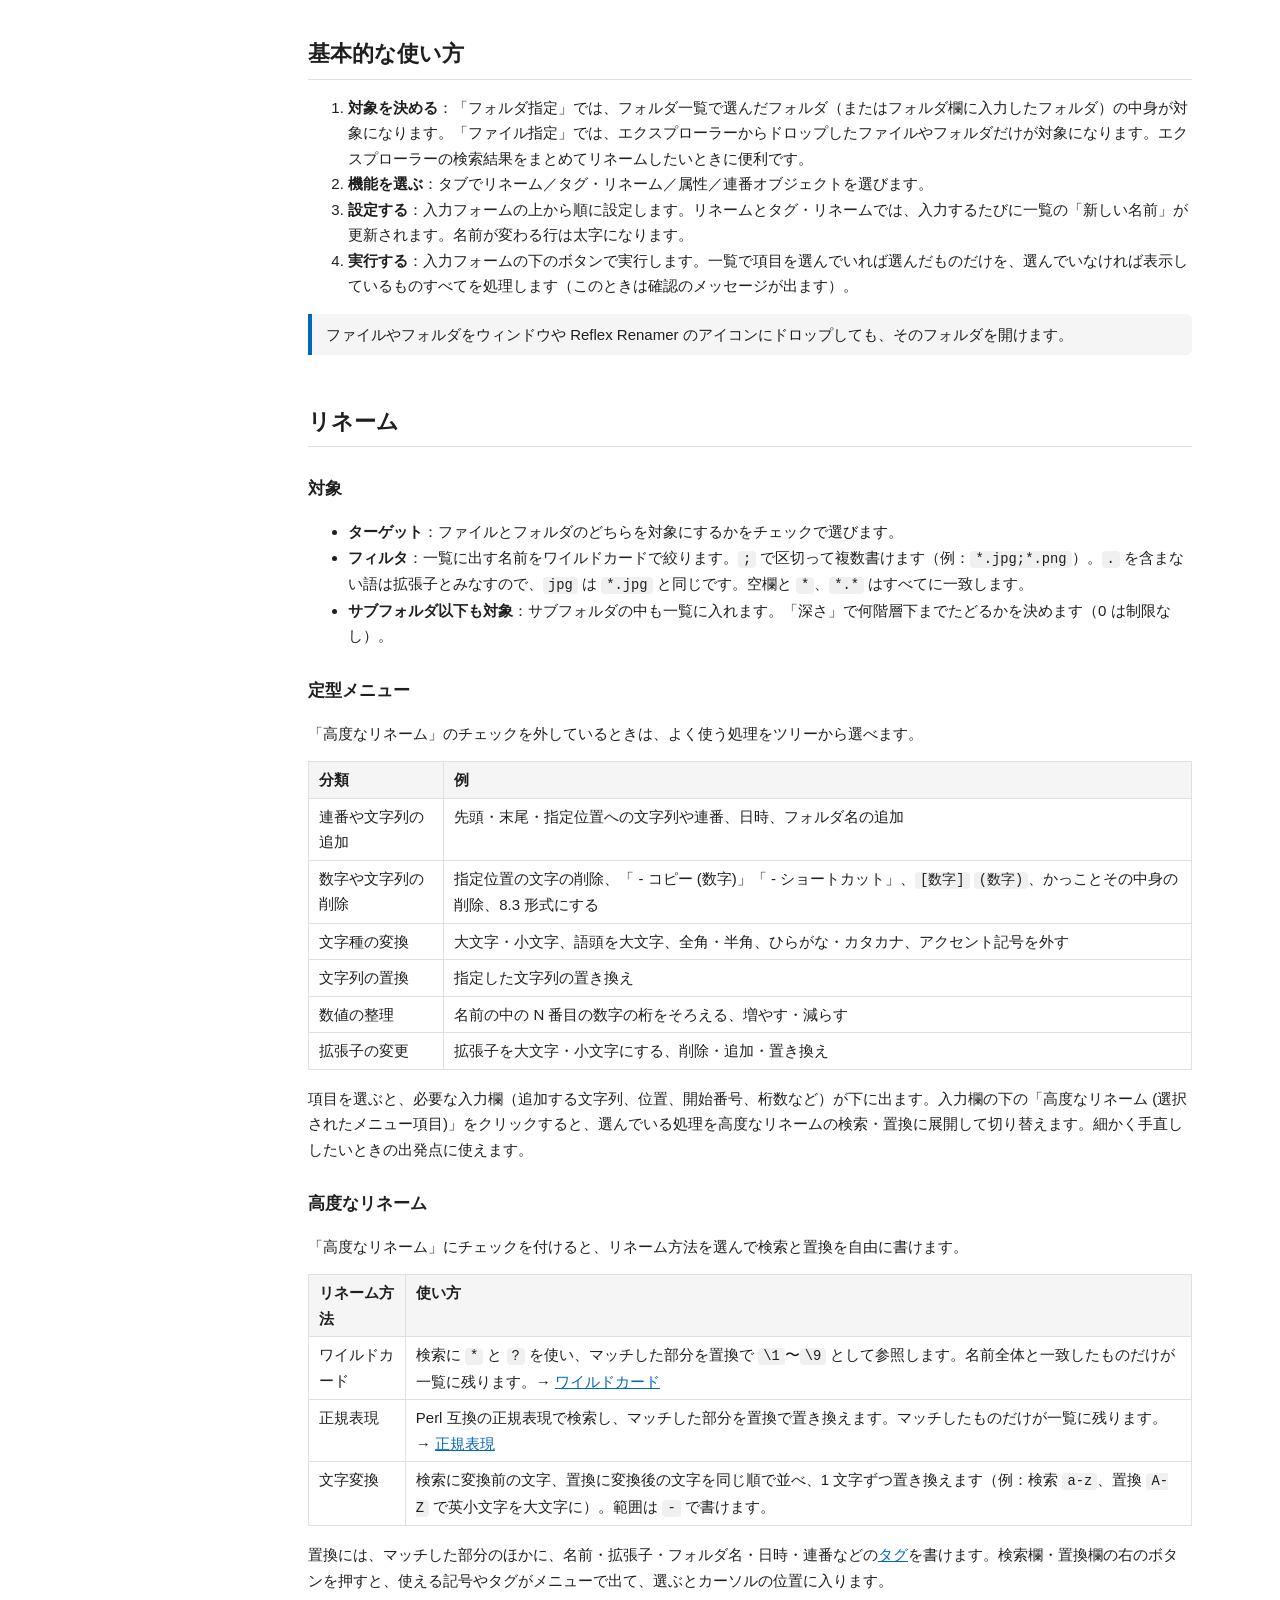
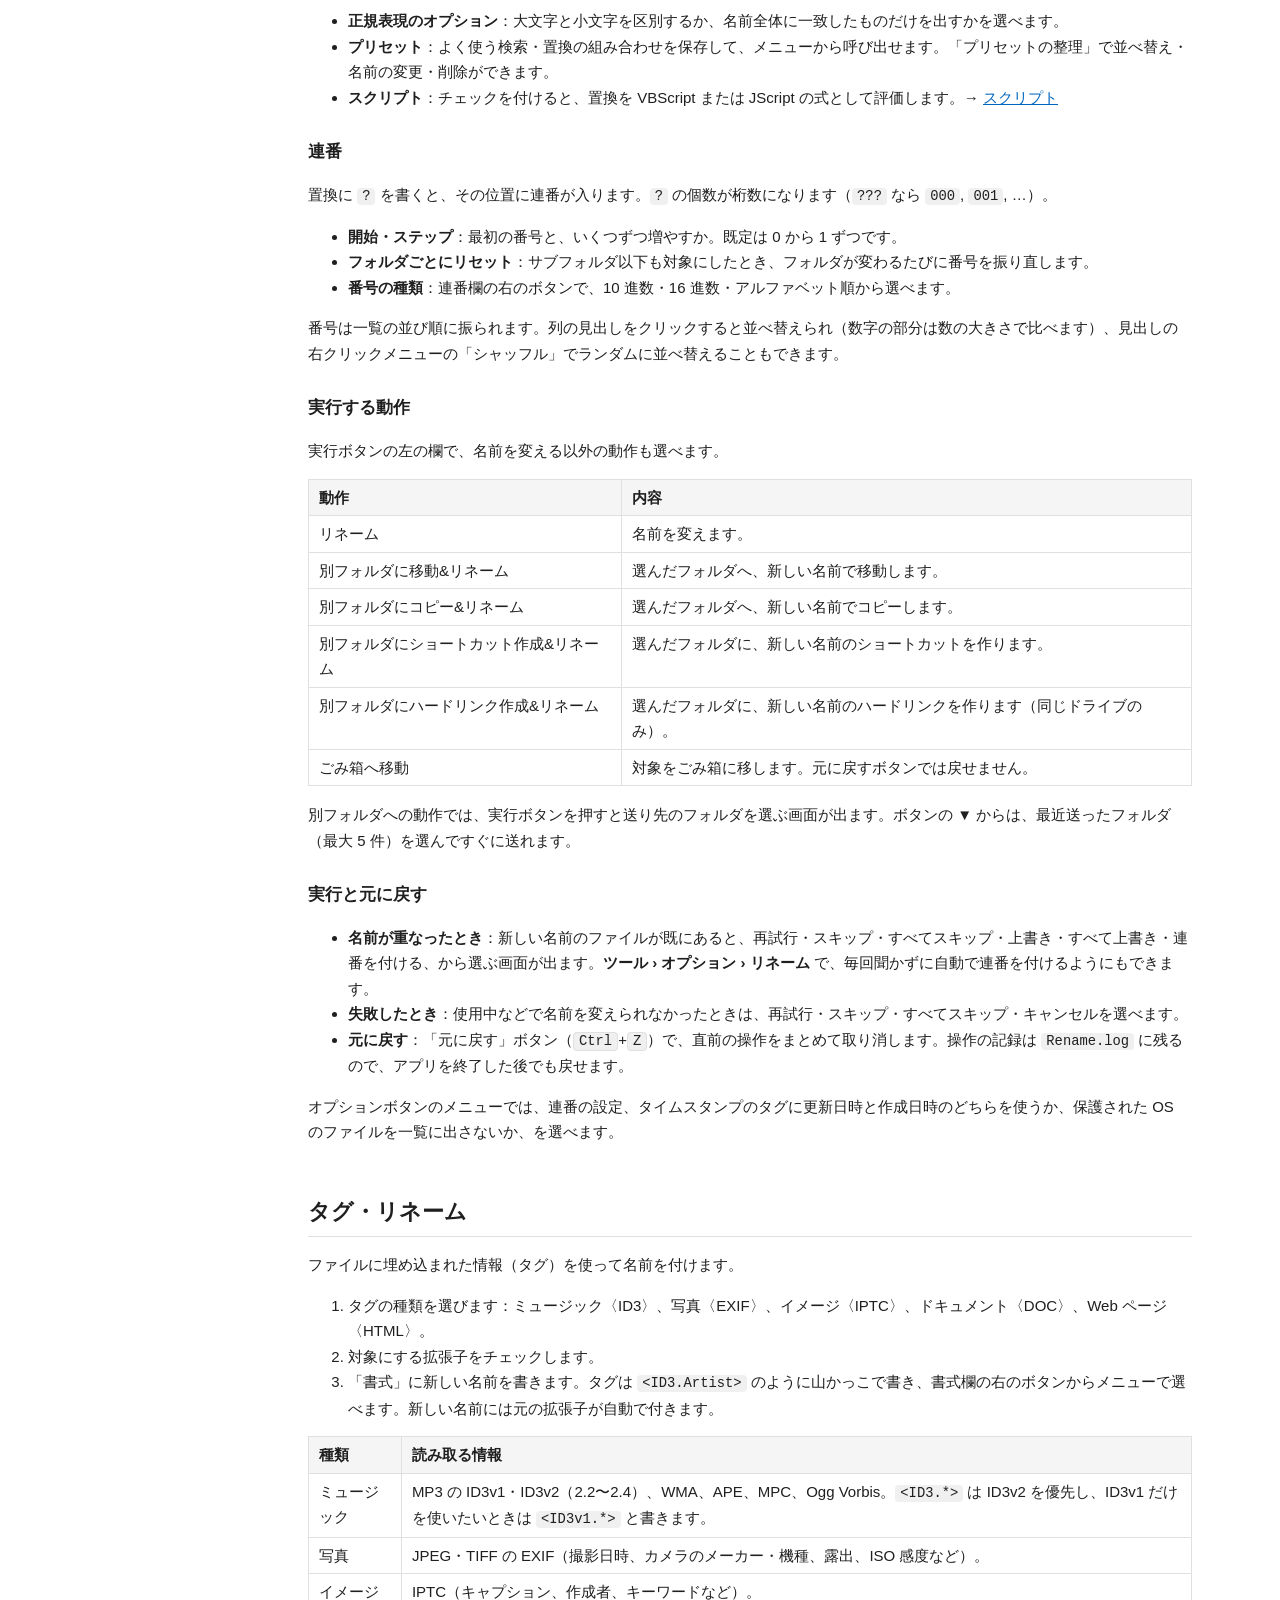
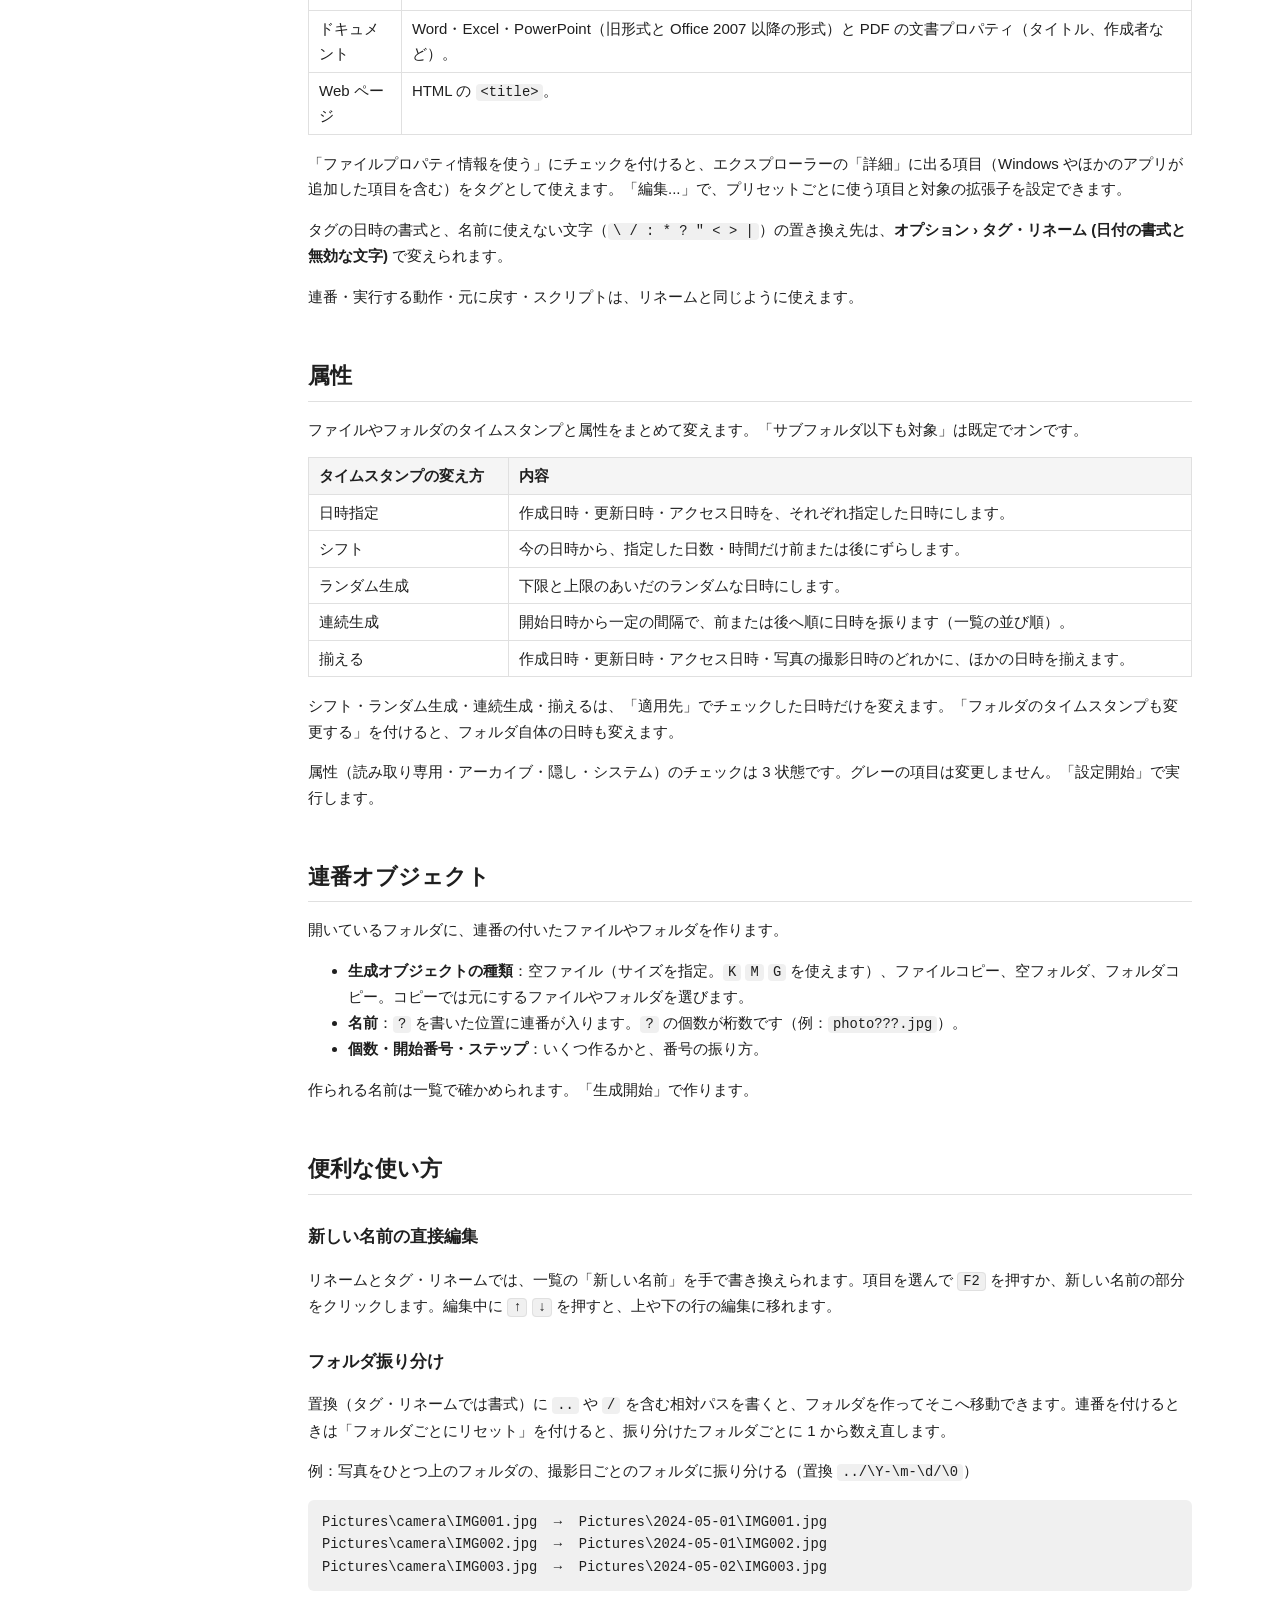
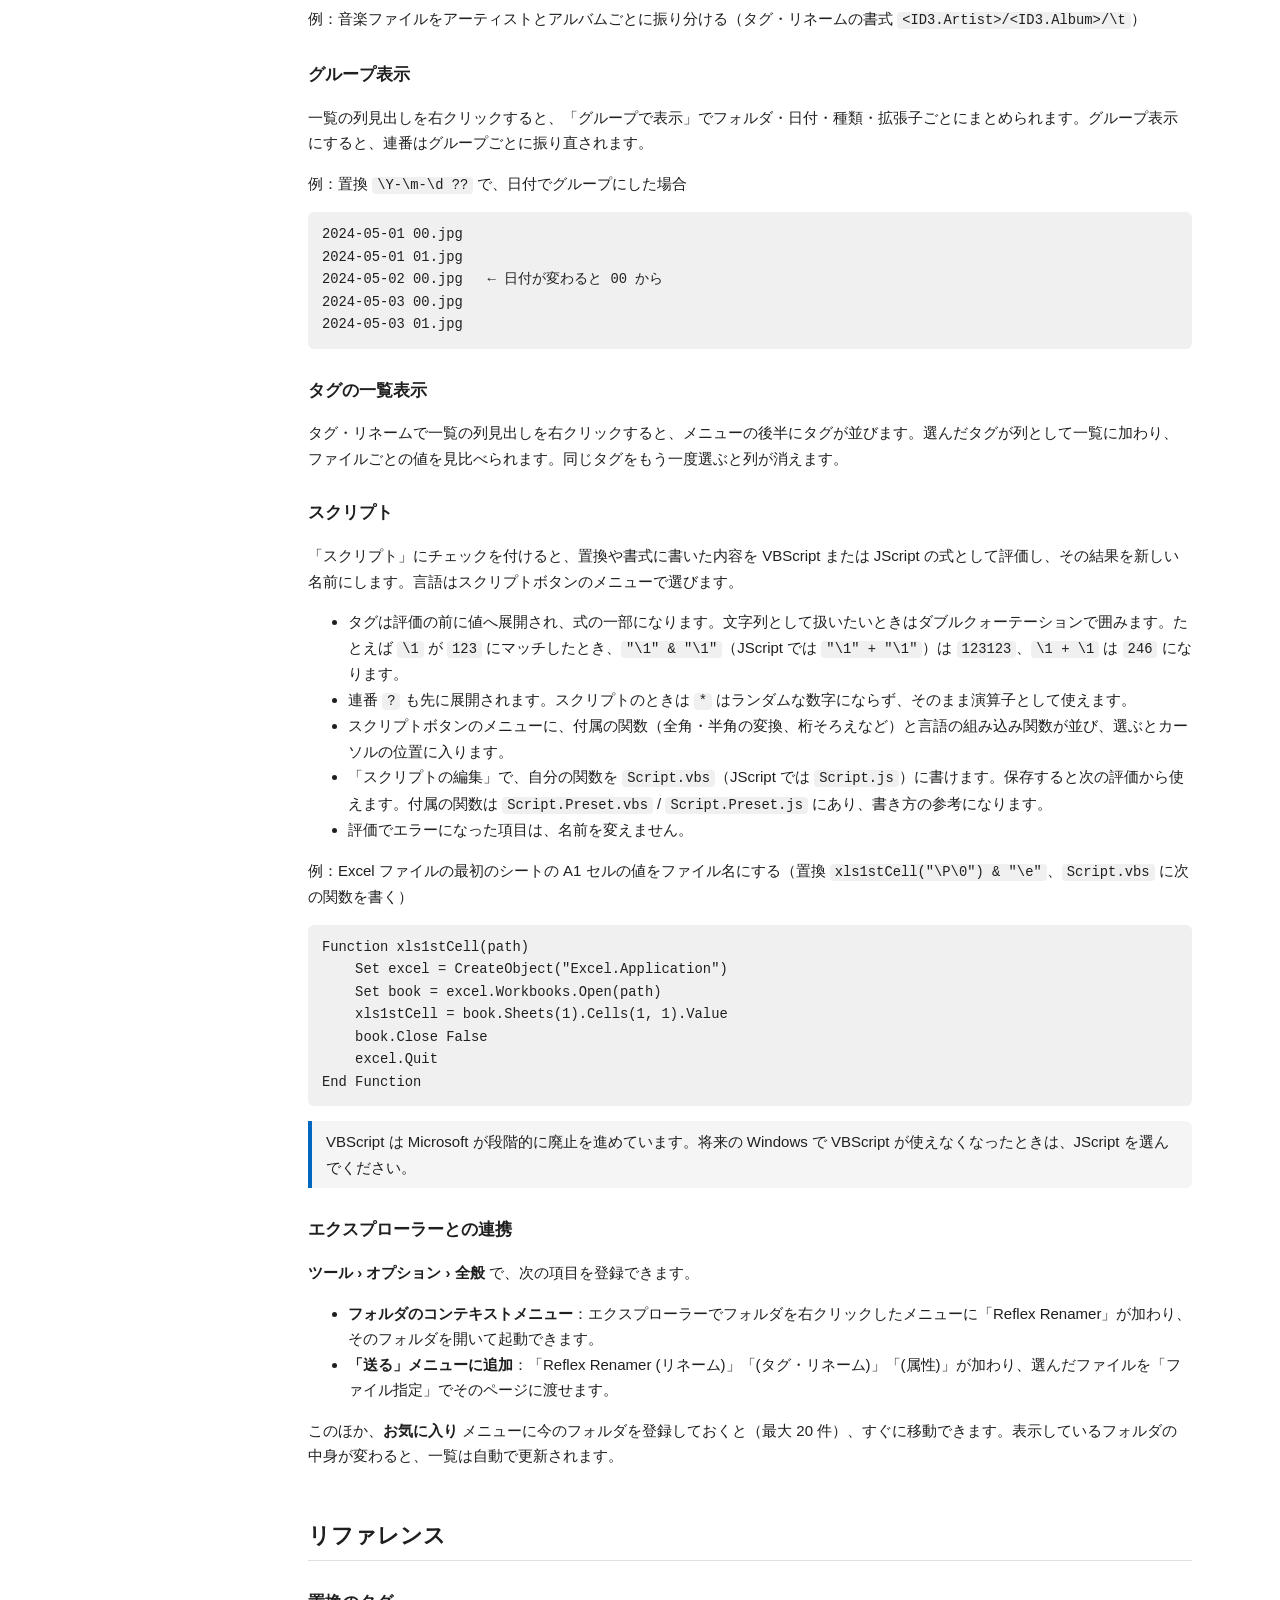
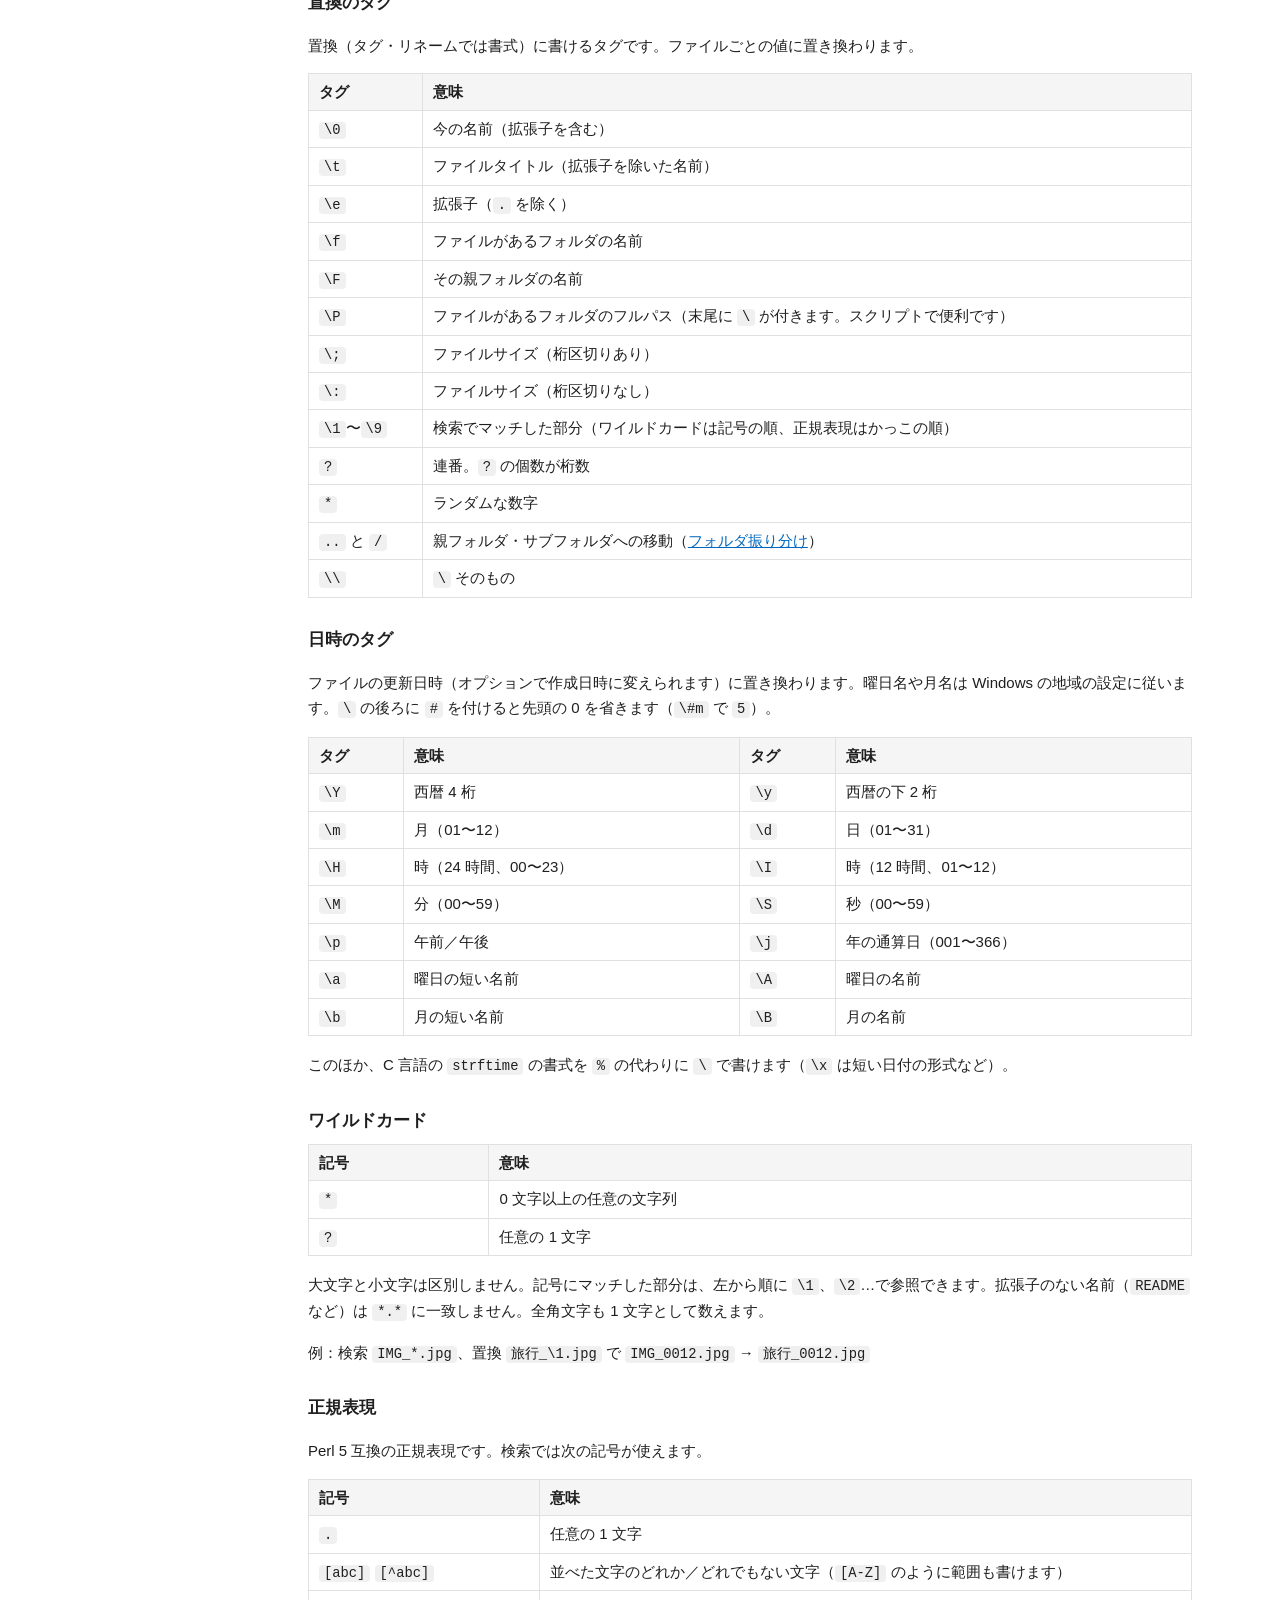
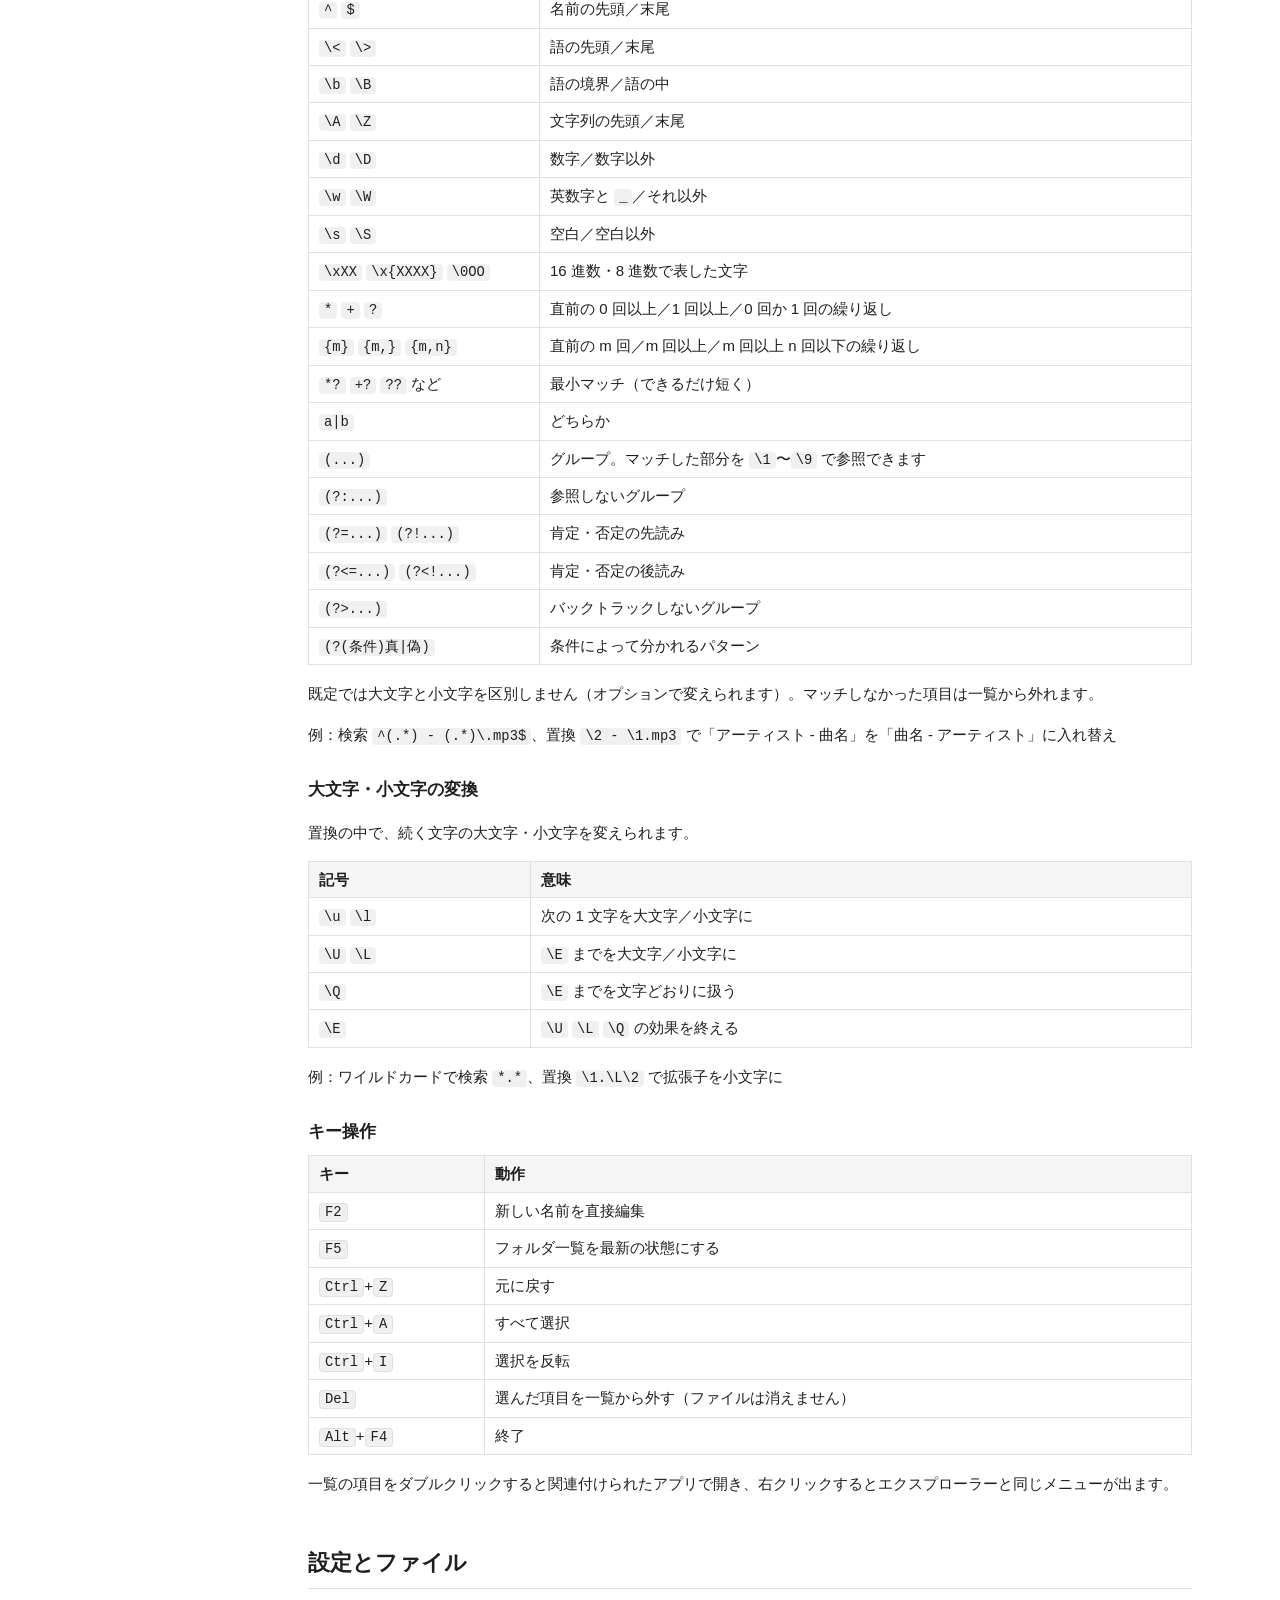
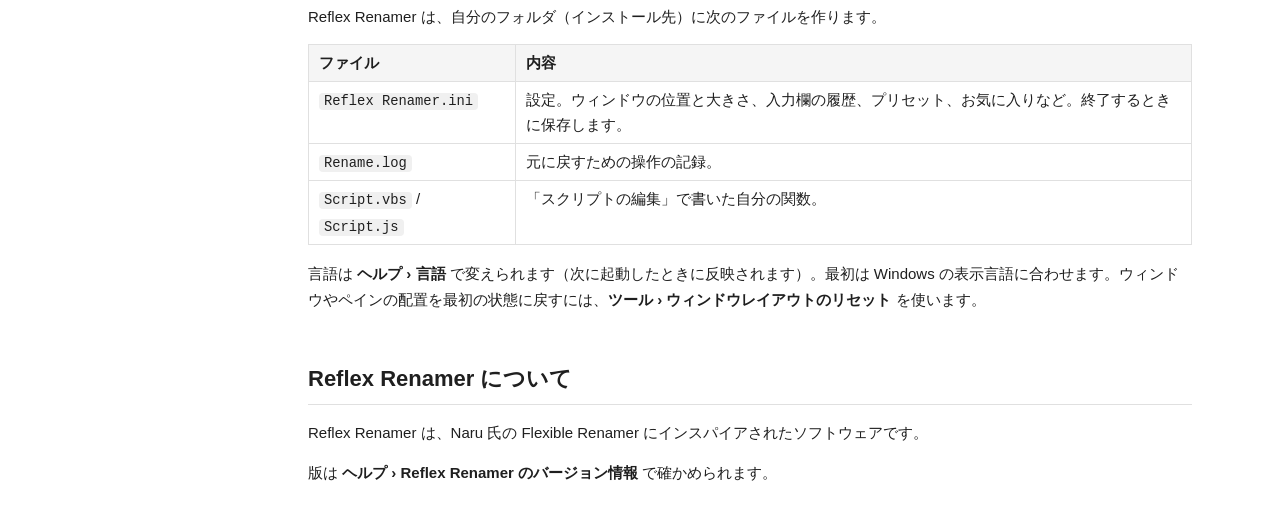
<file: src/ReflexRenamer/Help/ja/index.html>
<!DOCTYPE html>
<html lang="ja">
<head>
<meta charset="utf-8">
<meta name="viewport" content="width=device-width, initial-scale=1">
<title>Reflex Renamer ヘルプ</title>
<link rel="stylesheet" href="../help.css">
</head>
<body>
<div class="layout">
<nav>
  <p class="title">Reflex Renamer</p>
  <ol>
    <li><a href="#overview">概要</a></li>
    <li><a href="#install">インストールとアンインストール</a></li>
    <li><a href="#window">画面の構成</a></li>
    <li><a href="#basics">基本的な使い方</a></li>
    <li><a href="#rename">リネーム</a>
      <ol>
        <li><a href="#rename-target">対象</a></li>
        <li><a href="#rename-typical">定型メニュー</a></li>
        <li><a href="#rename-advanced">高度なリネーム</a></li>
        <li><a href="#rename-numbering">連番</a></li>
        <li><a href="#rename-operation">実行する動作</a></li>
        <li><a href="#rename-run">実行と元に戻す</a></li>
      </ol>
    </li>
    <li><a href="#tagrename">タグ・リネーム</a></li>
    <li><a href="#attribute">属性</a></li>
    <li><a href="#numbered">連番オブジェクト</a></li>
    <li><a href="#tips">便利な使い方</a>
      <ol>
        <li><a href="#tips-edit">新しい名前の直接編集</a></li>
        <li><a href="#tips-distribute">フォルダ振り分け</a></li>
        <li><a href="#tips-group">グループ表示</a></li>
        <li><a href="#tips-tagcolumn">タグの一覧表示</a></li>
        <li><a href="#tips-script">スクリプト</a></li>
        <li><a href="#tips-shell">エクスプローラーとの連携</a></li>
      </ol>
    </li>
    <li><a href="#reference">リファレンス</a>
      <ol>
        <li><a href="#ref-tags">置換のタグ</a></li>
        <li><a href="#ref-datetime">日時のタグ</a></li>
        <li><a href="#ref-wildcard">ワイルドカード</a></li>
        <li><a href="#ref-regex">正規表現</a></li>
        <li><a href="#ref-case">大文字・小文字の変換</a></li>
        <li><a href="#ref-keys">キー操作</a></li>
      </ol>
    </li>
    <li><a href="#settings">設定とファイル</a></li>
    <li><a href="#about">Reflex Renamer について</a></li>
  </ol>
  <p class="lang">English: <a href="../en/index.html">Reflex Renamer Help</a></p>
</nav>

<main>
<h1>Reflex Renamer ヘルプ</h1>
<p class="lead">ワイルドカード・正規表現・タグ情報・スクリプトを使える、ファイルとフォルダの一括リネームツール</p>

<h2 id="overview">概要</h2>
<p>Reflex Renamer は、たくさんのファイルやフォルダの名前をまとめて変えるための Windows アプリです。入力に合わせて新しい名前をすぐに一覧で確かめられ、実行した後でも元に戻せます。</p>
<ul>
  <li><strong>リネーム</strong>：文字列や連番の追加、文字の削除、大文字・小文字や全角・半角の変換、置換。定型メニューから選ぶだけでも、ワイルドカード・正規表現・文字変換で細かく指定することもできます。</li>
  <li><strong>タグ・リネーム</strong>：音楽ファイルの ID3 タグ、写真の EXIF、Office 文書や PDF のプロパティなど、ファイルの中の情報を名前に使います。</li>
  <li><strong>属性</strong>：ファイルやフォルダのタイムスタンプ（作成・更新・アクセス日時）と属性（読み取り専用、隠しなど）をまとめて変えます。</li>
  <li><strong>連番オブジェクト</strong>：連番の付いた空のファイルやフォルダ、ファイルのコピーを一度に作ります。</li>
</ul>
<p>このほか、サブフォルダ以下もまとめて処理する、別のフォルダへ移動・コピーしながら名前を付ける、日付やタグごとにフォルダを作って振り分ける、といったこともできます。</p>
<p>動作環境は Windows 10 / 11（64 ビット）です。画面は日本語・英語・ドイツ語・スペイン語・フランス語・イタリア語・ポルトガル語（ブラジル）・中国語（簡体字・繁体字）で表示できます。</p>

<h2 id="install">インストールとアンインストール</h2>
<h3>インストール</h3>
<p>インストーラー（<code>ReflexRenamer-Setup-&lt;版&gt;.exe</code>）を実行します。管理者権限は要らず、<code>%LocalAppData%\Programs\Reflex Renamer</code> に入ります。.NET は同梱しているので、別にインストールするものはありません。</p>
<p>新しい版を上書きでインストールしても、設定（<code>Reflex Renamer.ini</code>）と元に戻すためのログ（<code>Rename.log</code>）はそのまま残ります。</p>
<h3>アンインストール</h3>
<p>Windows の「設定」→「アプリ」から Reflex Renamer をアンインストールします。オプションで登録したフォルダの右クリックメニューと「送る」メニューの項目も、このとき取り除かれます。設定とログはインストール先のフォルダに残るので、要らなければフォルダごと削除してください。</p>

<h2 id="window">画面の構成</h2>
<table>
  <tr><th>場所</th><th>内容</th></tr>
  <tr><td>ツールバー</td><td>「ファイル指定」「フォルダ指定」の切り替えと、処理するフォルダを入力する欄。フォルダ欄に入力して <kbd>Enter</kbd> で移動します。ドロップダウンには、起動してから開いたフォルダが新しい順に並びます。</td></tr>
  <tr><td>タブ</td><td>リネーム／タグ・リネーム／属性／連番オブジェクトの切り替え。</td></tr>
  <tr><td>フォルダ一覧（左）</td><td>エクスプローラーと同じフォルダのツリー。選んだフォルダが右の一覧に出ます。右端をドラッグすると幅を変えられ、表示メニューから隠すこともできます。<kbd>F5</kbd> で最新の状態にします。</td></tr>
  <tr><td>入力フォーム（中央）</td><td>選んでいる機能の設定欄と実行ボタン。項目の多くは、マウスを乗せると説明が出ます。</td></tr>
  <tr><td>ファイル一覧（右）</td><td>処理の対象になるファイルとフォルダ。リネームでは「新しい名前」の列に結果が出ます。「フォルダ」の列は、開いているフォルダからの相対パスです（直下のものは <code>.</code>）。</td></tr>
  <tr><td>ステータスバー</td><td>状態のメッセージと、表示・選択している項目の数。</td></tr>
</table>
<p>配色は <span class="menu">表示 › 配色</span> で、システムに従う／ライト／ダークから選べます（次に起動したときに反映されます）。一覧の文字の大きさは <span class="menu">表示 › フォント</span> で変えられます。</p>

<h2 id="basics">基本的な使い方</h2>
<ol>
  <li><strong>対象を決める</strong>：「フォルダ指定」では、フォルダ一覧で選んだフォルダ（またはフォルダ欄に入力したフォルダ）の中身が対象になります。「ファイル指定」では、エクスプローラーからドロップしたファイルやフォルダだけが対象になります。エクスプローラーの検索結果をまとめてリネームしたいときに便利です。</li>
  <li><strong>機能を選ぶ</strong>：タブでリネーム／タグ・リネーム／属性／連番オブジェクトを選びます。</li>
  <li><strong>設定する</strong>：入力フォームの上から順に設定します。リネームとタグ・リネームでは、入力するたびに一覧の「新しい名前」が更新されます。名前が変わる行は太字になります。</li>
  <li><strong>実行する</strong>：入力フォームの下のボタンで実行します。一覧で項目を選んでいれば選んだものだけを、選んでいなければ表示しているものすべてを処理します（このときは確認のメッセージが出ます）。</li>
</ol>
<div class="note">ファイルやフォルダをウィンドウや Reflex Renamer のアイコンにドロップしても、そのフォルダを開けます。</div>

<h2 id="rename">リネーム</h2>

<h3 id="rename-target">対象</h3>
<ul>
  <li><strong>ターゲット</strong>：ファイルとフォルダのどちらを対象にするかをチェックで選びます。</li>
  <li><strong>フィルタ</strong>：一覧に出す名前をワイルドカードで絞ります。<code>;</code> で区切って複数書けます（例：<code>*.jpg;*.png</code>）。<code>.</code> を含まない語は拡張子とみなすので、<code>jpg</code> は <code>*.jpg</code> と同じです。空欄と <code>*</code>、<code>*.*</code> はすべてに一致します。</li>
  <li><strong>サブフォルダ以下も対象</strong>：サブフォルダの中も一覧に入れます。「深さ」で何階層下までたどるかを決めます（0 は制限なし）。</li>
</ul>

<h3 id="rename-typical">定型メニュー</h3>
<p>「高度なリネーム」のチェックを外しているときは、よく使う処理をツリーから選べます。</p>
<table>
  <tr><th>分類</th><th>例</th></tr>
  <tr><td>連番や文字列の追加</td><td>先頭・末尾・指定位置への文字列や連番、日時、フォルダ名の追加</td></tr>
  <tr><td>数字や文字列の削除</td><td>指定位置の文字の削除、「 - コピー (数字)」「 - ショートカット」、<code>[数字]</code> <code>(数字)</code>、かっことその中身の削除、8.3 形式にする</td></tr>
  <tr><td>文字種の変換</td><td>大文字・小文字、語頭を大文字、全角・半角、ひらがな・カタカナ、アクセント記号を外す</td></tr>
  <tr><td>文字列の置換</td><td>指定した文字列の置き換え</td></tr>
  <tr><td>数値の整理</td><td>名前の中の N 番目の数字の桁をそろえる、増やす・減らす</td></tr>
  <tr><td>拡張子の変更</td><td>拡張子を大文字・小文字にする、削除・追加・置き換え</td></tr>
</table>
<p>項目を選ぶと、必要な入力欄（追加する文字列、位置、開始番号、桁数など）が下に出ます。入力欄の下の「高度なリネーム (選択されたメニュー項目)」をクリックすると、選んでいる処理を高度なリネームの検索・置換に展開して切り替えます。細かく手直ししたいときの出発点に使えます。</p>

<h3 id="rename-advanced">高度なリネーム</h3>
<p>「高度なリネーム」にチェックを付けると、リネーム方法を選んで検索と置換を自由に書けます。</p>
<table>
  <tr><th>リネーム方法</th><th>使い方</th></tr>
  <tr><td>ワイルドカード</td><td>検索に <code>*</code> と <code>?</code> を使い、マッチした部分を置換で <code>\1</code>〜<code>\9</code> として参照します。名前全体と一致したものだけが一覧に残ります。→ <a href="#ref-wildcard">ワイルドカード</a></td></tr>
  <tr><td>正規表現</td><td>Perl 互換の正規表現で検索し、マッチした部分を置換で置き換えます。マッチしたものだけが一覧に残ります。→ <a href="#ref-regex">正規表現</a></td></tr>
  <tr><td>文字変換</td><td>検索に変換前の文字、置換に変換後の文字を同じ順で並べ、1 文字ずつ置き換えます（例：検索 <code>a-z</code>、置換 <code>A-Z</code> で英小文字を大文字に）。範囲は <code>-</code> で書けます。</td></tr>
</table>
<p>置換には、マッチした部分のほかに、名前・拡張子・フォルダ名・日時・連番などの<a href="#ref-tags">タグ</a>を書けます。検索欄・置換欄の右のボタンを押すと、使える記号やタグがメニューで出て、選ぶとカーソルの位置に入ります。</p>
<ul>
  <li><strong>正規表現のオプション</strong>：大文字と小文字を区別するか、名前全体に一致したものだけを出すかを選べます。</li>
  <li><strong>プリセット</strong>：よく使う検索・置換の組み合わせを保存して、メニューから呼び出せます。「プリセットの整理」で並べ替え・名前の変更・削除ができます。</li>
  <li><strong>スクリプト</strong>：チェックを付けると、置換を VBScript または JScript の式として評価します。→ <a href="#tips-script">スクリプト</a></li>
</ul>

<h3 id="rename-numbering">連番</h3>
<p>置換に <code>?</code> を書くと、その位置に連番が入ります。<code>?</code> の個数が桁数になります（<code>???</code> なら <code>000</code>, <code>001</code>, …）。</p>
<ul>
  <li><strong>開始・ステップ</strong>：最初の番号と、いくつずつ増やすか。既定は 0 から 1 ずつです。</li>
  <li><strong>フォルダごとにリセット</strong>：サブフォルダ以下も対象にしたとき、フォルダが変わるたびに番号を振り直します。</li>
  <li><strong>番号の種類</strong>：連番欄の右のボタンで、10 進数・16 進数・アルファベット順から選べます。</li>
</ul>
<p>番号は一覧の並び順に振られます。列の見出しをクリックすると並べ替えられ（数字の部分は数の大きさで比べます）、見出しの右クリックメニューの「シャッフル」でランダムに並べ替えることもできます。</p>

<h3 id="rename-operation">実行する動作</h3>
<p>実行ボタンの左の欄で、名前を変える以外の動作も選べます。</p>
<table>
  <tr><th>動作</th><th>内容</th></tr>
  <tr><td>リネーム</td><td>名前を変えます。</td></tr>
  <tr><td>別フォルダに移動&amp;リネーム</td><td>選んだフォルダへ、新しい名前で移動します。</td></tr>
  <tr><td>別フォルダにコピー&amp;リネーム</td><td>選んだフォルダへ、新しい名前でコピーします。</td></tr>
  <tr><td>別フォルダにショートカット作成&amp;リネーム</td><td>選んだフォルダに、新しい名前のショートカットを作ります。</td></tr>
  <tr><td>別フォルダにハードリンク作成&amp;リネーム</td><td>選んだフォルダに、新しい名前のハードリンクを作ります（同じドライブのみ）。</td></tr>
  <tr><td>ごみ箱へ移動</td><td>対象をごみ箱に移します。元に戻すボタンでは戻せません。</td></tr>
</table>
<p>別フォルダへの動作では、実行ボタンを押すと送り先のフォルダを選ぶ画面が出ます。ボタンの ▼ からは、最近送ったフォルダ（最大 5 件）を選んですぐに送れます。</p>

<h3 id="rename-run">実行と元に戻す</h3>
<ul>
  <li><strong>名前が重なったとき</strong>：新しい名前のファイルが既にあると、再試行・スキップ・すべてスキップ・上書き・すべて上書き・連番を付ける、から選ぶ画面が出ます。<span class="menu">ツール › オプション › リネーム</span> で、毎回聞かずに自動で連番を付けるようにもできます。</li>
  <li><strong>失敗したとき</strong>：使用中などで名前を変えられなかったときは、再試行・スキップ・すべてスキップ・キャンセルを選べます。</li>
  <li><strong>元に戻す</strong>：「元に戻す」ボタン（<kbd>Ctrl</kbd>+<kbd>Z</kbd>）で、直前の操作をまとめて取り消します。操作の記録は <code>Rename.log</code> に残るので、アプリを終了した後でも戻せます。</li>
</ul>
<p>オプションボタンのメニューでは、連番の設定、タイムスタンプのタグに更新日時と作成日時のどちらを使うか、保護された OS のファイルを一覧に出さないか、を選べます。</p>

<h2 id="tagrename">タグ・リネーム</h2>
<p>ファイルに埋め込まれた情報（タグ）を使って名前を付けます。</p>
<ol>
  <li>タグの種類を選びます：ミュージック〈ID3〉、写真〈EXIF〉、イメージ〈IPTC〉、ドキュメント〈DOC〉、Web ページ〈HTML〉。</li>
  <li>対象にする拡張子をチェックします。</li>
  <li>「書式」に新しい名前を書きます。タグは <code>&lt;ID3.Artist&gt;</code> のように山かっこで書き、書式欄の右のボタンからメニューで選べます。新しい名前には元の拡張子が自動で付きます。</li>
</ol>
<table>
  <tr><th>種類</th><th>読み取る情報</th></tr>
  <tr><td>ミュージック</td><td>MP3 の ID3v1・ID3v2（2.2〜2.4）、WMA、APE、MPC、Ogg Vorbis。<code>&lt;ID3.*&gt;</code> は ID3v2 を優先し、ID3v1 だけを使いたいときは <code>&lt;ID3v1.*&gt;</code> と書きます。</td></tr>
  <tr><td>写真</td><td>JPEG・TIFF の EXIF（撮影日時、カメラのメーカー・機種、露出、ISO 感度など）。</td></tr>
  <tr><td>イメージ</td><td>IPTC（キャプション、作成者、キーワードなど）。</td></tr>
  <tr><td>ドキュメント</td><td>Word・Excel・PowerPoint（旧形式と Office 2007 以降の形式）と PDF の文書プロパティ（タイトル、作成者など）。</td></tr>
  <tr><td>Web ページ</td><td>HTML の <code>&lt;title&gt;</code>。</td></tr>
</table>
<p>「ファイルプロパティ情報を使う」にチェックを付けると、エクスプローラーの「詳細」に出る項目（Windows やほかのアプリが追加した項目を含む）をタグとして使えます。「編集...」で、プリセットごとに使う項目と対象の拡張子を設定できます。</p>
<p>タグの日時の書式と、名前に使えない文字（<code>\ / : * ? " &lt; &gt; |</code>）の置き換え先は、<span class="menu">オプション › タグ・リネーム (日付の書式と無効な文字)</span> で変えられます。</p>
<p>連番・実行する動作・元に戻す・スクリプトは、リネームと同じように使えます。</p>

<h2 id="attribute">属性</h2>
<p>ファイルやフォルダのタイムスタンプと属性をまとめて変えます。「サブフォルダ以下も対象」は既定でオンです。</p>
<table>
  <tr><th>タイムスタンプの変え方</th><th>内容</th></tr>
  <tr><td>日時指定</td><td>作成日時・更新日時・アクセス日時を、それぞれ指定した日時にします。</td></tr>
  <tr><td>シフト</td><td>今の日時から、指定した日数・時間だけ前または後にずらします。</td></tr>
  <tr><td>ランダム生成</td><td>下限と上限のあいだのランダムな日時にします。</td></tr>
  <tr><td>連続生成</td><td>開始日時から一定の間隔で、前または後へ順に日時を振ります（一覧の並び順）。</td></tr>
  <tr><td>揃える</td><td>作成日時・更新日時・アクセス日時・写真の撮影日時のどれかに、ほかの日時を揃えます。</td></tr>
</table>
<p>シフト・ランダム生成・連続生成・揃えるは、「適用先」でチェックした日時だけを変えます。「フォルダのタイムスタンプも変更する」を付けると、フォルダ自体の日時も変えます。</p>
<p>属性（読み取り専用・アーカイブ・隠し・システム）のチェックは 3 状態です。グレーの項目は変更しません。「設定開始」で実行します。</p>

<h2 id="numbered">連番オブジェクト</h2>
<p>開いているフォルダに、連番の付いたファイルやフォルダを作ります。</p>
<ul>
  <li><strong>生成オブジェクトの種類</strong>：空ファイル（サイズを指定。<code>K</code> <code>M</code> <code>G</code> を使えます）、ファイルコピー、空フォルダ、フォルダコピー。コピーでは元にするファイルやフォルダを選びます。</li>
  <li><strong>名前</strong>：<code>?</code> を書いた位置に連番が入ります。<code>?</code> の個数が桁数です（例：<code>photo???.jpg</code>）。</li>
  <li><strong>個数・開始番号・ステップ</strong>：いくつ作るかと、番号の振り方。</li>
</ul>
<p>作られる名前は一覧で確かめられます。「生成開始」で作ります。</p>

<h2 id="tips">便利な使い方</h2>

<h3 id="tips-edit">新しい名前の直接編集</h3>
<p>リネームとタグ・リネームでは、一覧の「新しい名前」を手で書き換えられます。項目を選んで <kbd>F2</kbd> を押すか、新しい名前の部分をクリックします。編集中に <kbd>↑</kbd> <kbd>↓</kbd> を押すと、上や下の行の編集に移れます。</p>

<h3 id="tips-distribute">フォルダ振り分け</h3>
<p>置換（タグ・リネームでは書式）に <code>..</code> や <code>/</code> を含む相対パスを書くと、フォルダを作ってそこへ移動できます。連番を付けるときは「フォルダごとにリセット」を付けると、振り分けたフォルダごとに 1 から数え直します。</p>
<p>例：写真をひとつ上のフォルダの、撮影日ごとのフォルダに振り分ける（置換 <code>../\Y-\m-\d/\0</code>）</p>
<pre><code>Pictures\camera\IMG001.jpg  →  Pictures\2024-05-01\IMG001.jpg
Pictures\camera\IMG002.jpg  →  Pictures\2024-05-01\IMG002.jpg
Pictures\camera\IMG003.jpg  →  Pictures\2024-05-02\IMG003.jpg</code></pre>
<p>例：音楽ファイルをアーティストとアルバムごとに振り分ける（タグ・リネームの書式 <code>&lt;ID3.Artist&gt;/&lt;ID3.Album&gt;/\t</code>）</p>

<h3 id="tips-group">グループ表示</h3>
<p>一覧の列見出しを右クリックすると、「グループで表示」でフォルダ・日付・種類・拡張子ごとにまとめられます。グループ表示にすると、連番はグループごとに振り直されます。</p>
<p>例：置換 <code>\Y-\m-\d ??</code> で、日付でグループにした場合</p>
<pre><code>2024-05-01 00.jpg
2024-05-01 01.jpg
2024-05-02 00.jpg   ← 日付が変わると 00 から
2024-05-03 00.jpg
2024-05-03 01.jpg</code></pre>

<h3 id="tips-tagcolumn">タグの一覧表示</h3>
<p>タグ・リネームで一覧の列見出しを右クリックすると、メニューの後半にタグが並びます。選んだタグが列として一覧に加わり、ファイルごとの値を見比べられます。同じタグをもう一度選ぶと列が消えます。</p>

<h3 id="tips-script">スクリプト</h3>
<p>「スクリプト」にチェックを付けると、置換や書式に書いた内容を VBScript または JScript の式として評価し、その結果を新しい名前にします。言語はスクリプトボタンのメニューで選びます。</p>
<ul>
  <li>タグは評価の前に値へ展開され、式の一部になります。文字列として扱いたいときはダブルクォーテーションで囲みます。たとえば <code>\1</code> が <code>123</code> にマッチしたとき、<code>"\1" &amp; "\1"</code>（JScript では <code>"\1" + "\1"</code>）は <code>123123</code>、<code>\1 + \1</code> は <code>246</code> になります。</li>
  <li>連番 <code>?</code> も先に展開されます。スクリプトのときは <code>*</code> はランダムな数字にならず、そのまま演算子として使えます。</li>
  <li>スクリプトボタンのメニューに、付属の関数（全角・半角の変換、桁そろえなど）と言語の組み込み関数が並び、選ぶとカーソルの位置に入ります。</li>
  <li>「スクリプトの編集」で、自分の関数を <code>Script.vbs</code>（JScript では <code>Script.js</code>）に書けます。保存すると次の評価から使えます。付属の関数は <code>Script.Preset.vbs</code> / <code>Script.Preset.js</code> にあり、書き方の参考になります。</li>
  <li>評価でエラーになった項目は、名前を変えません。</li>
</ul>
<p>例：Excel ファイルの最初のシートの A1 セルの値をファイル名にする（置換 <code>xls1stCell("\P\0") &amp; "\e"</code>、<code>Script.vbs</code> に次の関数を書く）</p>
<pre><code>Function xls1stCell(path)
    Set excel = CreateObject("Excel.Application")
    Set book = excel.Workbooks.Open(path)
    xls1stCell = book.Sheets(1).Cells(1, 1).Value
    book.Close False
    excel.Quit
End Function</code></pre>
<div class="note">VBScript は Microsoft が段階的に廃止を進めています。将来の Windows で VBScript が使えなくなったときは、JScript を選んでください。</div>

<h3 id="tips-shell">エクスプローラーとの連携</h3>
<p><span class="menu">ツール › オプション › 全般</span> で、次の項目を登録できます。</p>
<ul>
  <li><strong>フォルダのコンテキストメニュー</strong>：エクスプローラーでフォルダを右クリックしたメニューに「Reflex Renamer」が加わり、そのフォルダを開いて起動できます。</li>
  <li><strong>「送る」メニューに追加</strong>：「Reflex Renamer (リネーム)」「(タグ・リネーム)」「(属性)」が加わり、選んだファイルを「ファイル指定」でそのページに渡せます。</li>
</ul>
<p>このほか、<span class="menu">お気に入り</span> メニューに今のフォルダを登録しておくと（最大 20 件）、すぐに移動できます。表示しているフォルダの中身が変わると、一覧は自動で更新されます。</p>

<h2 id="reference">リファレンス</h2>

<h3 id="ref-tags">置換のタグ</h3>
<p>置換（タグ・リネームでは書式）に書けるタグです。ファイルごとの値に置き換わります。</p>
<table>
  <tr><th>タグ</th><th>意味</th></tr>
  <tr><td><code>\0</code></td><td>今の名前（拡張子を含む）</td></tr>
  <tr><td><code>\t</code></td><td>ファイルタイトル（拡張子を除いた名前）</td></tr>
  <tr><td><code>\e</code></td><td>拡張子（<code>.</code> を除く）</td></tr>
  <tr><td><code>\f</code></td><td>ファイルがあるフォルダの名前</td></tr>
  <tr><td><code>\F</code></td><td>その親フォルダの名前</td></tr>
  <tr><td><code>\P</code></td><td>ファイルがあるフォルダのフルパス（末尾に <code>\</code> が付きます。スクリプトで便利です）</td></tr>
  <tr><td><code>\;</code></td><td>ファイルサイズ（桁区切りあり）</td></tr>
  <tr><td><code>\:</code></td><td>ファイルサイズ（桁区切りなし）</td></tr>
  <tr><td><code>\1</code>〜<code>\9</code></td><td>検索でマッチした部分（ワイルドカードは記号の順、正規表現はかっこの順）</td></tr>
  <tr><td><code>?</code></td><td>連番。<code>?</code> の個数が桁数</td></tr>
  <tr><td><code>*</code></td><td>ランダムな数字</td></tr>
  <tr><td><code>..</code> と <code>/</code></td><td>親フォルダ・サブフォルダへの移動（<a href="#tips-distribute">フォルダ振り分け</a>）</td></tr>
  <tr><td><code>\\</code></td><td><code>\</code> そのもの</td></tr>
</table>

<h3 id="ref-datetime">日時のタグ</h3>
<p>ファイルの更新日時（オプションで作成日時に変えられます）に置き換わります。曜日名や月名は Windows の地域の設定に従います。<code>\</code> の後ろに <code>#</code> を付けると先頭の 0 を省きます（<code>\#m</code> で <code>5</code>）。</p>
<table>
  <tr><th>タグ</th><th>意味</th><th>タグ</th><th>意味</th></tr>
  <tr><td><code>\Y</code></td><td>西暦 4 桁</td><td><code>\y</code></td><td>西暦の下 2 桁</td></tr>
  <tr><td><code>\m</code></td><td>月（01〜12）</td><td><code>\d</code></td><td>日（01〜31）</td></tr>
  <tr><td><code>\H</code></td><td>時（24 時間、00〜23）</td><td><code>\I</code></td><td>時（12 時間、01〜12）</td></tr>
  <tr><td><code>\M</code></td><td>分（00〜59）</td><td><code>\S</code></td><td>秒（00〜59）</td></tr>
  <tr><td><code>\p</code></td><td>午前／午後</td><td><code>\j</code></td><td>年の通算日（001〜366）</td></tr>
  <tr><td><code>\a</code></td><td>曜日の短い名前</td><td><code>\A</code></td><td>曜日の名前</td></tr>
  <tr><td><code>\b</code></td><td>月の短い名前</td><td><code>\B</code></td><td>月の名前</td></tr>
</table>
<p>このほか、C 言語の <code>strftime</code> の書式を <code>%</code> の代わりに <code>\</code> で書けます（<code>\x</code> は短い日付の形式など）。</p>

<h3 id="ref-wildcard">ワイルドカード</h3>
<table>
  <tr><th>記号</th><th>意味</th></tr>
  <tr><td><code>*</code></td><td>0 文字以上の任意の文字列</td></tr>
  <tr><td><code>?</code></td><td>任意の 1 文字</td></tr>
</table>
<p>大文字と小文字は区別しません。記号にマッチした部分は、左から順に <code>\1</code>、<code>\2</code>…で参照できます。拡張子のない名前（<code>README</code> など）は <code>*.*</code> に一致しません。全角文字も 1 文字として数えます。</p>
<p>例：検索 <code>IMG_*.jpg</code>、置換 <code>旅行_\1.jpg</code> で <code>IMG_0012.jpg</code> → <code>旅行_0012.jpg</code></p>

<h3 id="ref-regex">正規表現</h3>
<p>Perl 5 互換の正規表現です。検索では次の記号が使えます。</p>
<table>
  <tr><th>記号</th><th>意味</th></tr>
  <tr><td><code>.</code></td><td>任意の 1 文字</td></tr>
  <tr><td><code>[abc]</code> <code>[^abc]</code></td><td>並べた文字のどれか／どれでもない文字（<code>[A-Z]</code> のように範囲も書けます）</td></tr>
  <tr><td><code>^</code> <code>$</code></td><td>名前の先頭／末尾</td></tr>
  <tr><td><code>\&lt;</code> <code>\&gt;</code></td><td>語の先頭／末尾</td></tr>
  <tr><td><code>\b</code> <code>\B</code></td><td>語の境界／語の中</td></tr>
  <tr><td><code>\A</code> <code>\Z</code></td><td>文字列の先頭／末尾</td></tr>
  <tr><td><code>\d</code> <code>\D</code></td><td>数字／数字以外</td></tr>
  <tr><td><code>\w</code> <code>\W</code></td><td>英数字と <code>_</code>／それ以外</td></tr>
  <tr><td><code>\s</code> <code>\S</code></td><td>空白／空白以外</td></tr>
  <tr><td><code>\xXX</code> <code>\x{XXXX}</code> <code>\0OO</code></td><td>16 進数・8 進数で表した文字</td></tr>
  <tr><td><code>*</code> <code>+</code> <code>?</code></td><td>直前の 0 回以上／1 回以上／0 回か 1 回の繰り返し</td></tr>
  <tr><td><code>{m}</code> <code>{m,}</code> <code>{m,n}</code></td><td>直前の m 回／m 回以上／m 回以上 n 回以下の繰り返し</td></tr>
  <tr><td><code>*?</code> <code>+?</code> <code>??</code> など</td><td>最小マッチ（できるだけ短く）</td></tr>
  <tr><td><code>a|b</code></td><td>どちらか</td></tr>
  <tr><td><code>(...)</code></td><td>グループ。マッチした部分を <code>\1</code>〜<code>\9</code> で参照できます</td></tr>
  <tr><td><code>(?:...)</code></td><td>参照しないグループ</td></tr>
  <tr><td><code>(?=...)</code> <code>(?!...)</code></td><td>肯定・否定の先読み</td></tr>
  <tr><td><code>(?&lt;=...)</code> <code>(?&lt;!...)</code></td><td>肯定・否定の後読み</td></tr>
  <tr><td><code>(?&gt;...)</code></td><td>バックトラックしないグループ</td></tr>
  <tr><td><code>(?(条件)真|偽)</code></td><td>条件によって分かれるパターン</td></tr>
</table>
<p>既定では大文字と小文字を区別しません（オプションで変えられます）。マッチしなかった項目は一覧から外れます。</p>
<p>例：検索 <code>^(.*) - (.*)\.mp3$</code>、置換 <code>\2 - \1.mp3</code> で「アーティスト - 曲名」を「曲名 - アーティスト」に入れ替え</p>

<h3 id="ref-case">大文字・小文字の変換</h3>
<p>置換の中で、続く文字の大文字・小文字を変えられます。</p>
<table>
  <tr><th>記号</th><th>意味</th></tr>
  <tr><td><code>\u</code> <code>\l</code></td><td>次の 1 文字を大文字／小文字に</td></tr>
  <tr><td><code>\U</code> <code>\L</code></td><td><code>\E</code> までを大文字／小文字に</td></tr>
  <tr><td><code>\Q</code></td><td><code>\E</code> までを文字どおりに扱う</td></tr>
  <tr><td><code>\E</code></td><td><code>\U</code> <code>\L</code> <code>\Q</code> の効果を終える</td></tr>
</table>
<p>例：ワイルドカードで検索 <code>*.*</code>、置換 <code>\1.\L\2</code> で拡張子を小文字に</p>

<h3 id="ref-keys">キー操作</h3>
<table>
  <tr><th>キー</th><th>動作</th></tr>
  <tr><td><kbd>F2</kbd></td><td>新しい名前を直接編集</td></tr>
  <tr><td><kbd>F5</kbd></td><td>フォルダ一覧を最新の状態にする</td></tr>
  <tr><td><kbd>Ctrl</kbd>+<kbd>Z</kbd></td><td>元に戻す</td></tr>
  <tr><td><kbd>Ctrl</kbd>+<kbd>A</kbd></td><td>すべて選択</td></tr>
  <tr><td><kbd>Ctrl</kbd>+<kbd>I</kbd></td><td>選択を反転</td></tr>
  <tr><td><kbd>Del</kbd></td><td>選んだ項目を一覧から外す（ファイルは消えません）</td></tr>
  <tr><td><kbd>Alt</kbd>+<kbd>F4</kbd></td><td>終了</td></tr>
</table>
<p>一覧の項目をダブルクリックすると関連付けられたアプリで開き、右クリックするとエクスプローラーと同じメニューが出ます。</p>

<h2 id="settings">設定とファイル</h2>
<p>Reflex Renamer は、自分のフォルダ（インストール先）に次のファイルを作ります。</p>
<table>
  <tr><th>ファイル</th><th>内容</th></tr>
  <tr><td><code>Reflex Renamer.ini</code></td><td>設定。ウィンドウの位置と大きさ、入力欄の履歴、プリセット、お気に入りなど。終了するときに保存します。</td></tr>
  <tr><td><code>Rename.log</code></td><td>元に戻すための操作の記録。</td></tr>
  <tr><td><code>Script.vbs</code> / <code>Script.js</code></td><td>「スクリプトの編集」で書いた自分の関数。</td></tr>
</table>
<p>言語は <span class="menu">ヘルプ › 言語</span> で変えられます（次に起動したときに反映されます）。最初は Windows の表示言語に合わせます。ウィンドウやペインの配置を最初の状態に戻すには、<span class="menu">ツール › ウィンドウレイアウトのリセット</span> を使います。</p>

<h2 id="about">Reflex Renamer について</h2>
<p>Reflex Renamer は、Naru 氏の Flexible Renamer にインスパイアされたソフトウェアです。</p>
<p>版は <span class="menu">ヘルプ › Reflex Renamer のバージョン情報</span> で確かめられます。</p>
</main>
</div>
</body>
</html>
</file>
<file: src/ReflexRenamer/Help/help.css>
:root {
  --bg: #ffffff;
  --fg: #1f1f1f;
  --muted: #5f5f5f;
  --line: #e0e0e0;
  --panel: #f5f5f5;
  --accent: #0067c0;
  --code-bg: #f0f0f0;
}

@media (prefers-color-scheme: dark) {
  :root {
    --bg: #202020;
    --fg: #e8e8e8;
    --muted: #a8a8a8;
    --line: #3a3a3a;
    --panel: #2b2b2b;
    --accent: #4cc2ff;
    --code-bg: #333333;
  }
}

* { box-sizing: border-box; }

html { scroll-padding-top: 16px; }

body {
  margin: 0;
  background: var(--bg);
  color: var(--fg);
  font-family: "Segoe UI Variable Text", "Segoe UI", "Yu Gothic UI", "Meiryo UI", sans-serif;
  font-size: 15px;
  line-height: 1.7;
}

.layout {
  display: grid;
  grid-template-columns: 260px minmax(0, 1fr);
  min-height: 100vh;
}

nav {
  position: sticky;
  top: 0;
  height: 100vh;
  overflow-y: auto;
  padding: 24px 16px;
  background: var(--panel);
  border-right: 1px solid var(--line);
  font-size: 14px;
}

nav .title { font-weight: 600; font-size: 17px; margin: 0 0 12px; }
nav ol { list-style: none; margin: 0; padding: 0; }
nav ol ol { padding-left: 14px; }
nav a { display: block; padding: 3px 8px; border-radius: 4px; color: var(--fg); text-decoration: none; }
nav a:hover { background: var(--line); }
nav .lang { margin-top: 20px; font-size: 13px; color: var(--muted); }
nav .lang a { display: inline; padding: 0; color: var(--accent); }

main { padding: 32px 48px 80px; max-width: 980px; }

h1 { font-size: 30px; font-weight: 600; margin: 0 0 4px; }
h2 { font-size: 22px; font-weight: 600; margin: 48px 0 12px; padding-bottom: 6px; border-bottom: 1px solid var(--line); }
h3 { font-size: 17px; font-weight: 600; margin: 28px 0 8px; }
.lead { color: var(--muted); margin: 0 0 24px; }

a { color: var(--accent); }

code, kbd {
  font-family: "Cascadia Mono", Consolas, "BIZ UDGothic", monospace;
  font-size: 0.92em;
  background: var(--code-bg);
  padding: 1px 5px;
  border-radius: 4px;
}

kbd { border: 1px solid var(--line); }

pre {
  background: var(--code-bg);
  padding: 12px 14px;
  border-radius: 6px;
  overflow-x: auto;
  line-height: 1.5;
}

pre code { padding: 0; background: none; }

table { border-collapse: collapse; margin: 8px 0 16px; width: 100%; }
th, td { border: 1px solid var(--line); padding: 5px 10px; text-align: left; vertical-align: top; }
th { background: var(--panel); font-weight: 600; }
td:first-child code { white-space: nowrap; }

.note {
  border-left: 4px solid var(--accent);
  background: var(--panel);
  padding: 8px 14px;
  margin: 12px 0;
  border-radius: 0 6px 6px 0;
}

.menu { font-weight: 600; }

@media (max-width: 760px) {
  .layout { grid-template-columns: 1fr; }
  nav { position: static; height: auto; border-right: none; border-bottom: 1px solid var(--line); }
  main { padding: 20px 16px 60px; }
}
</file>
